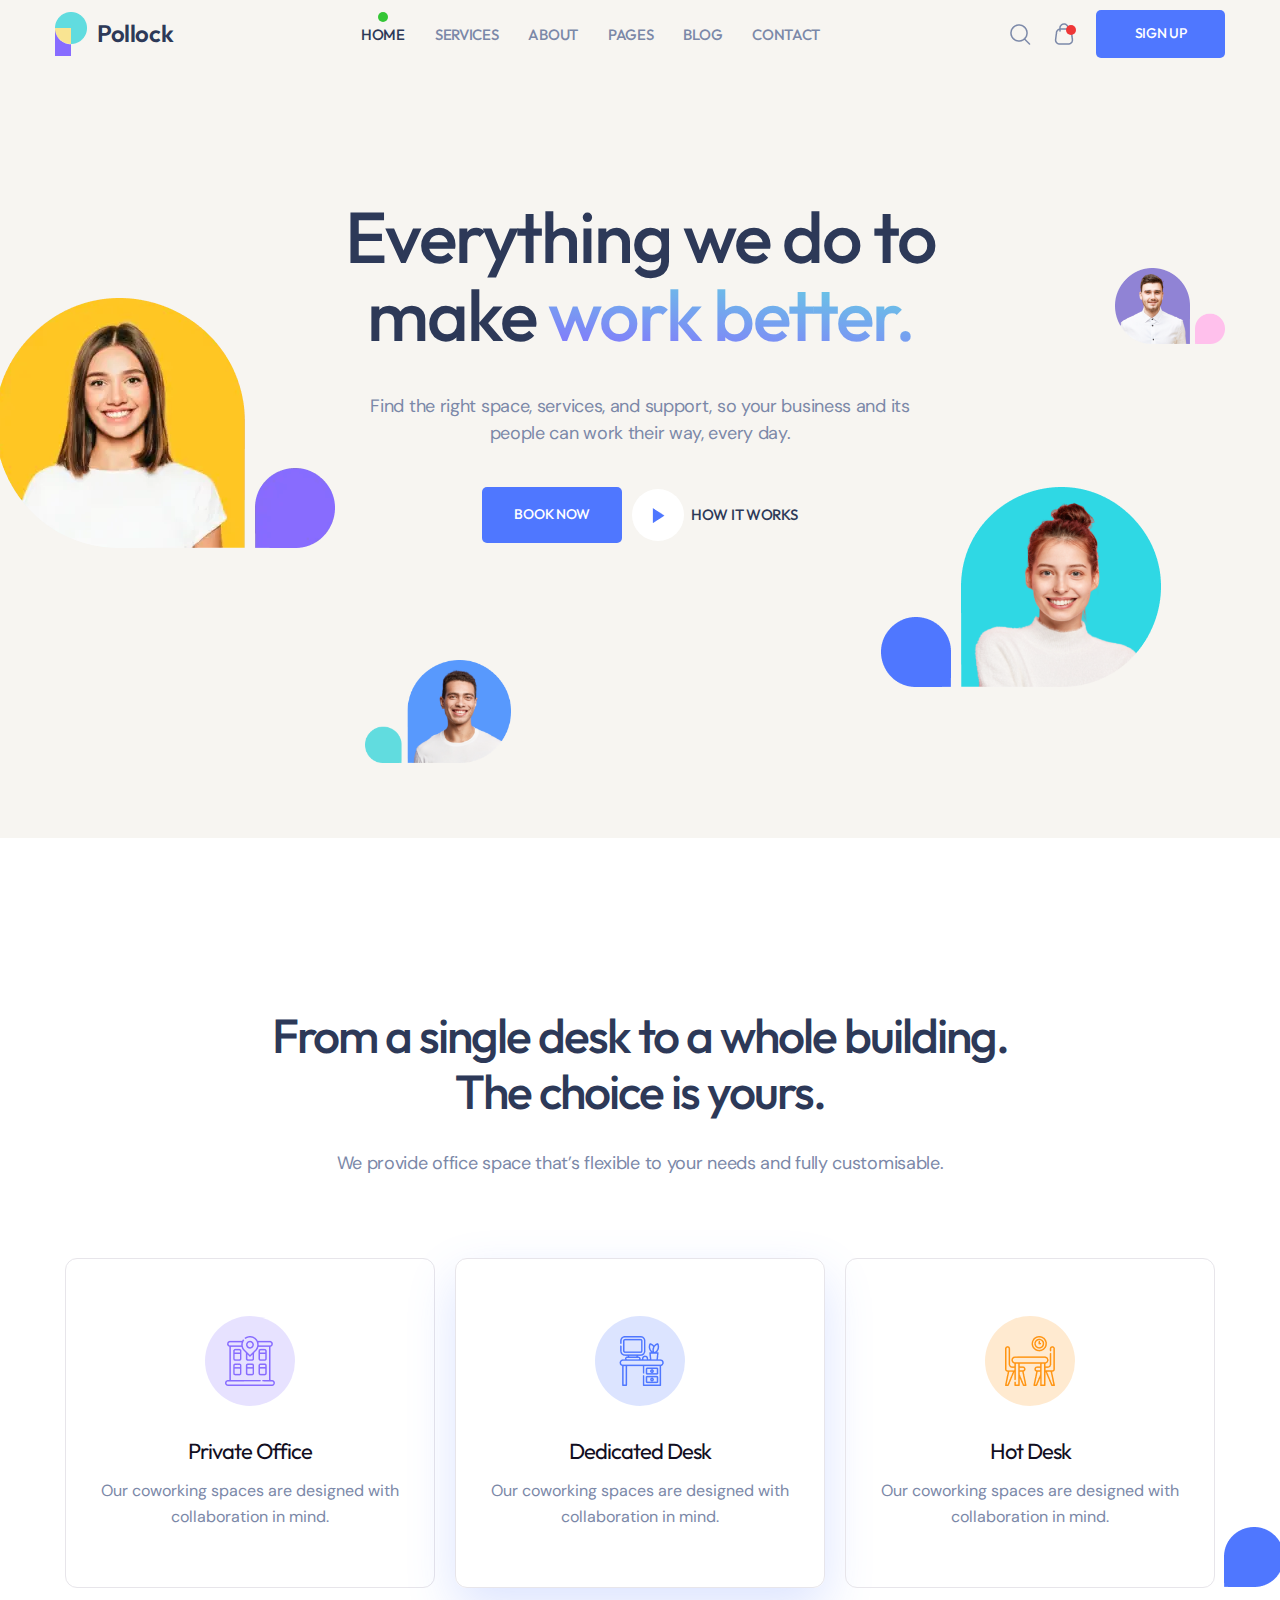
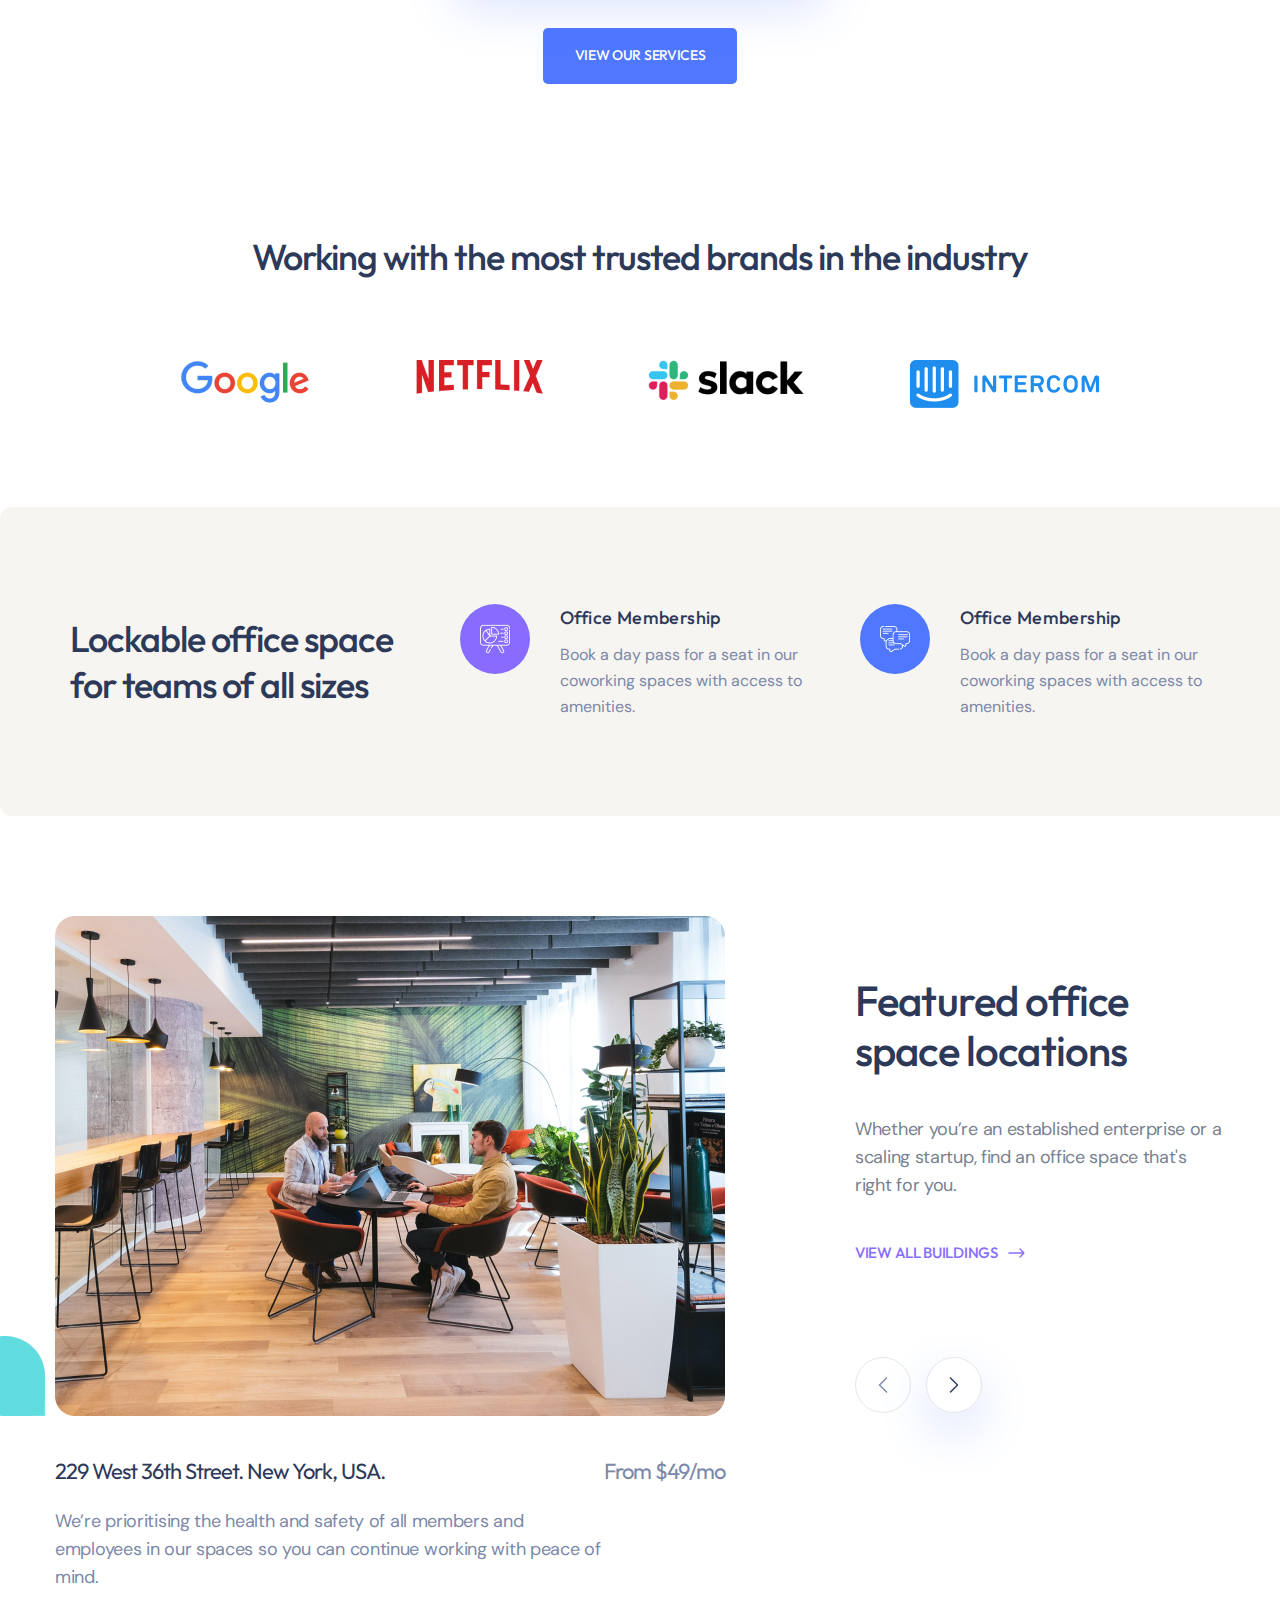
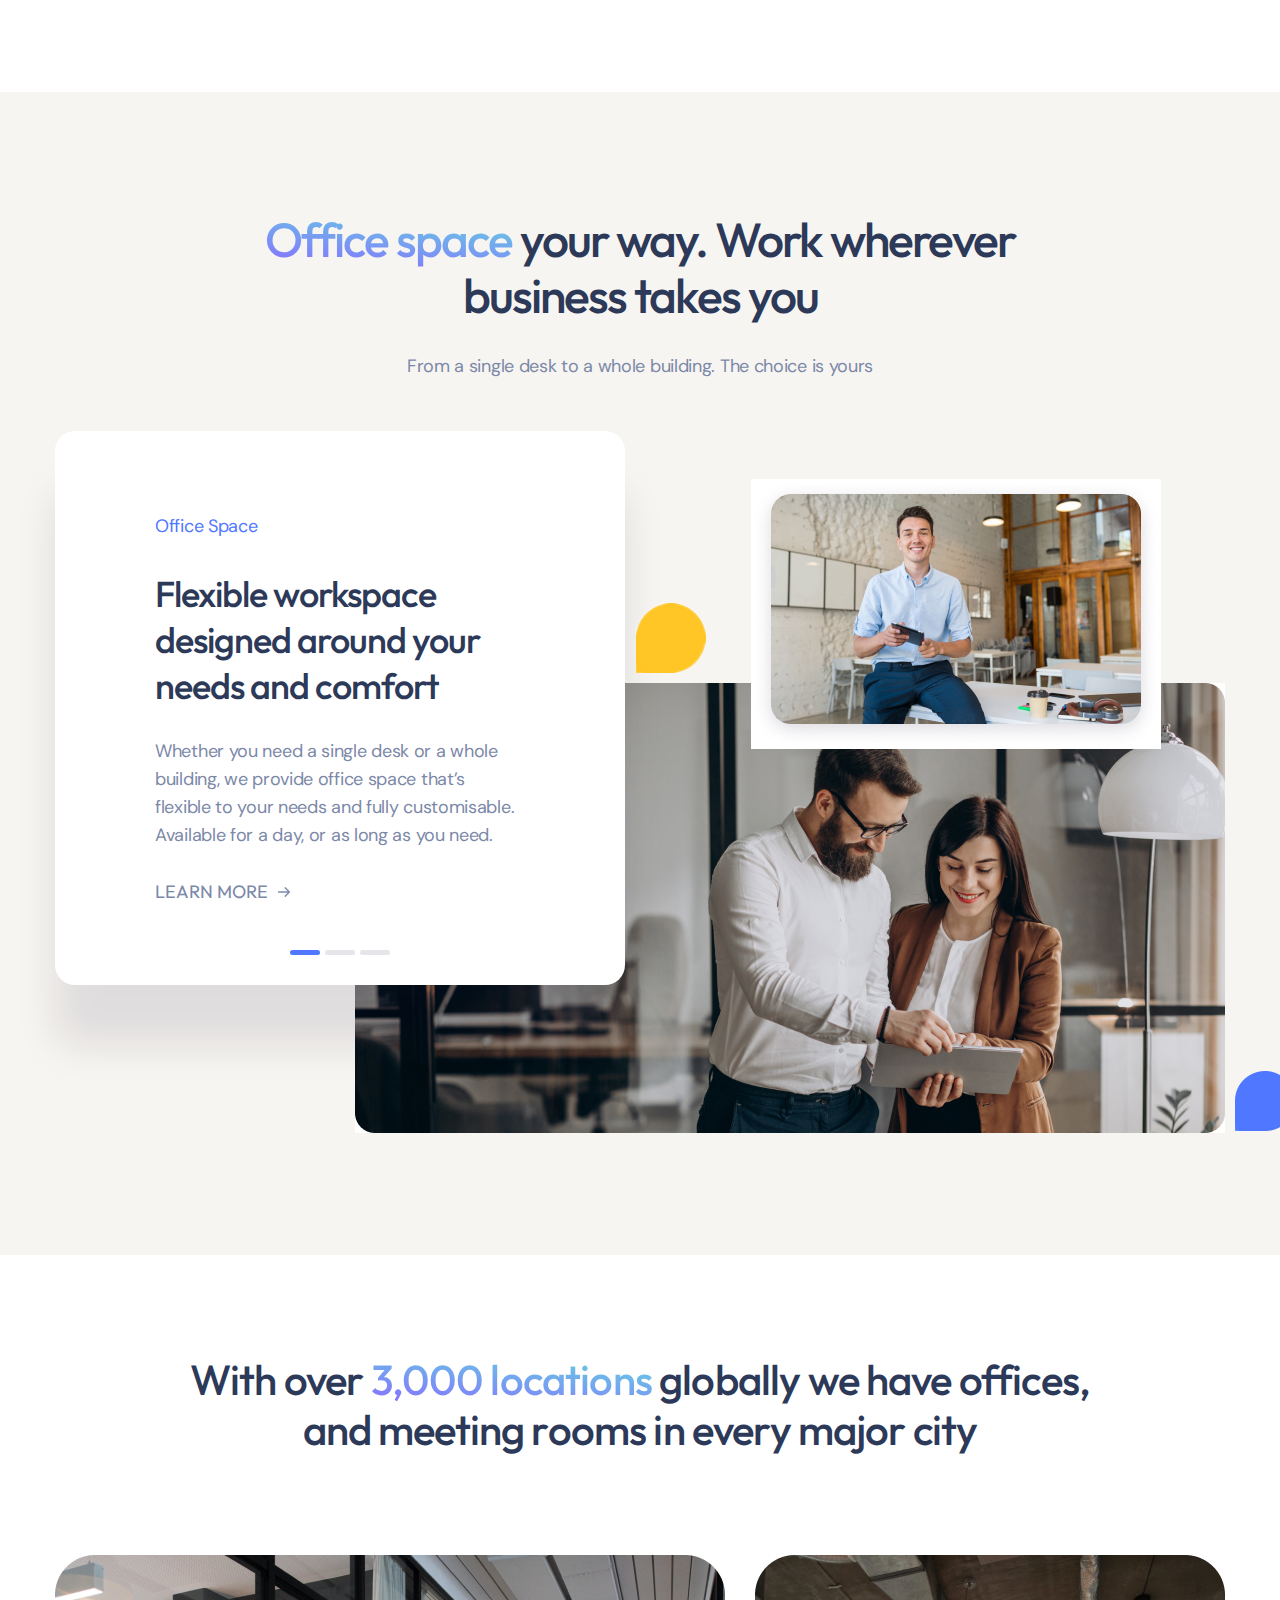
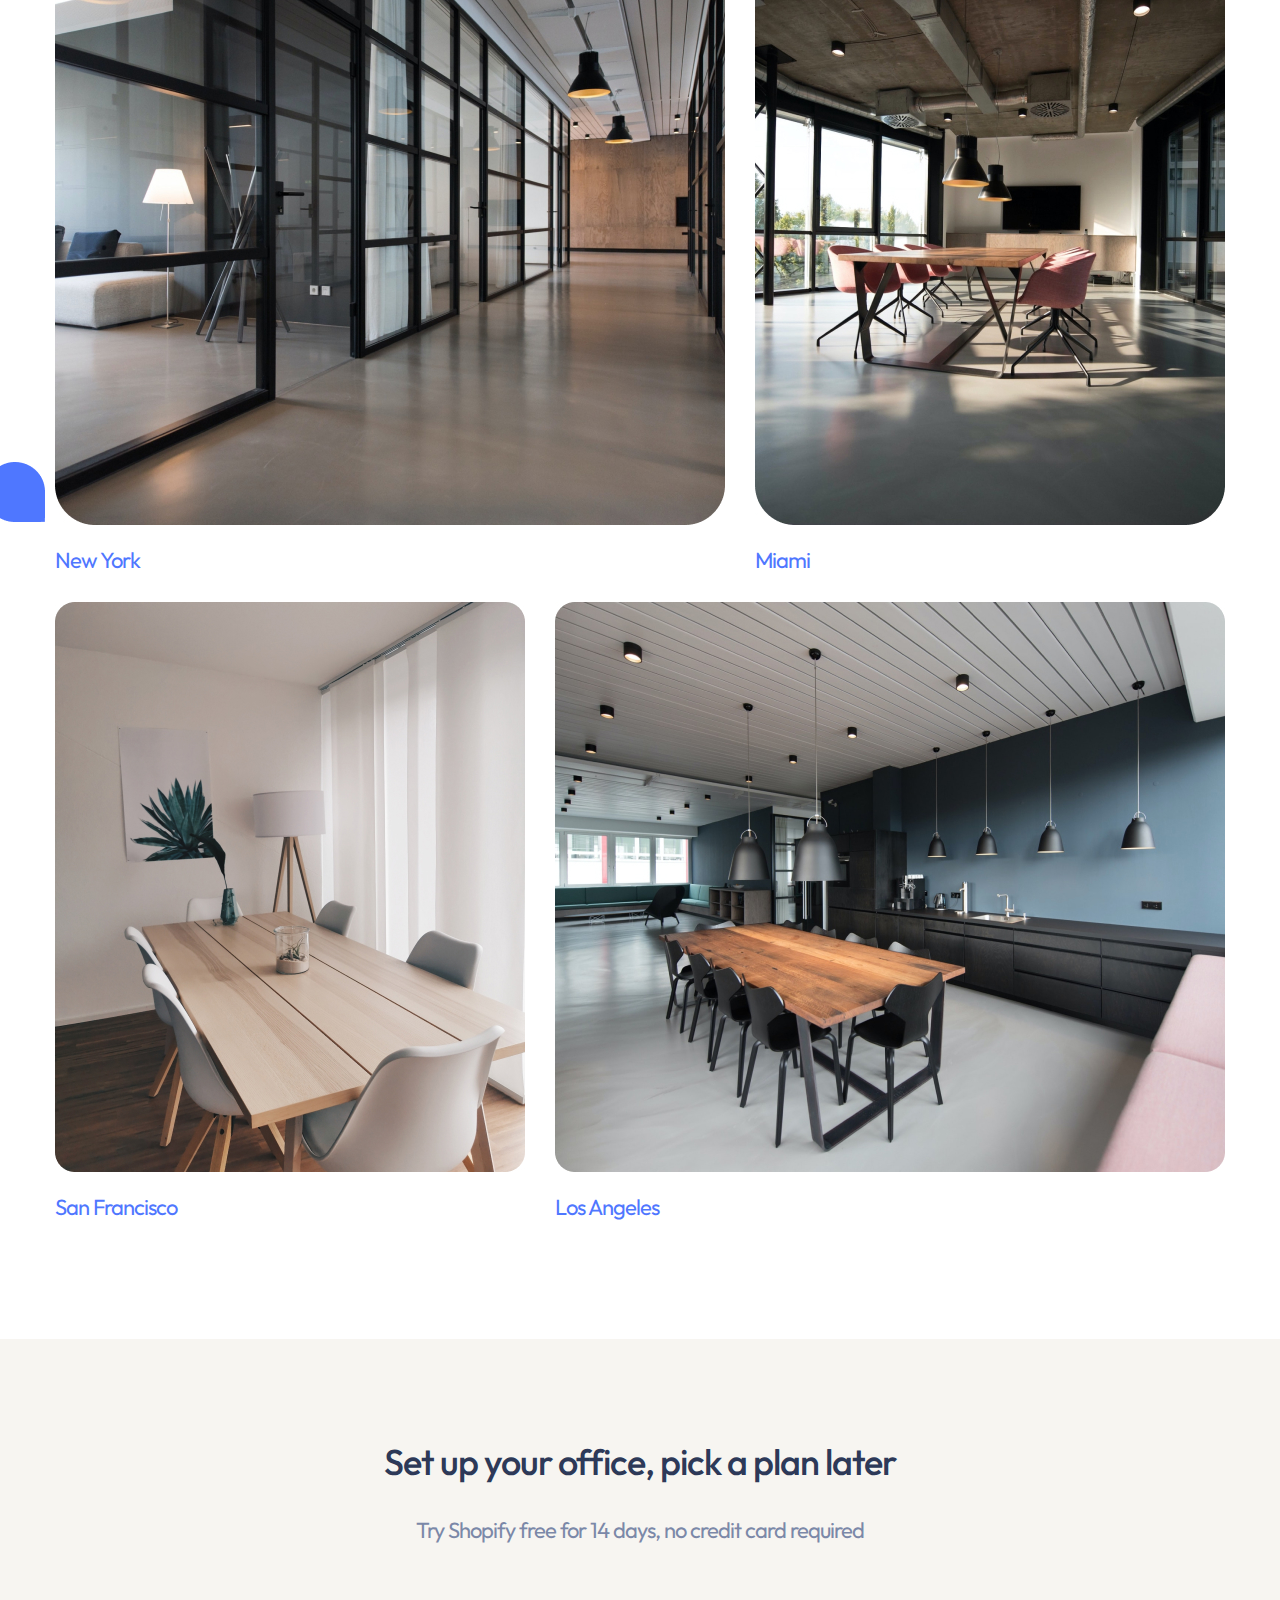
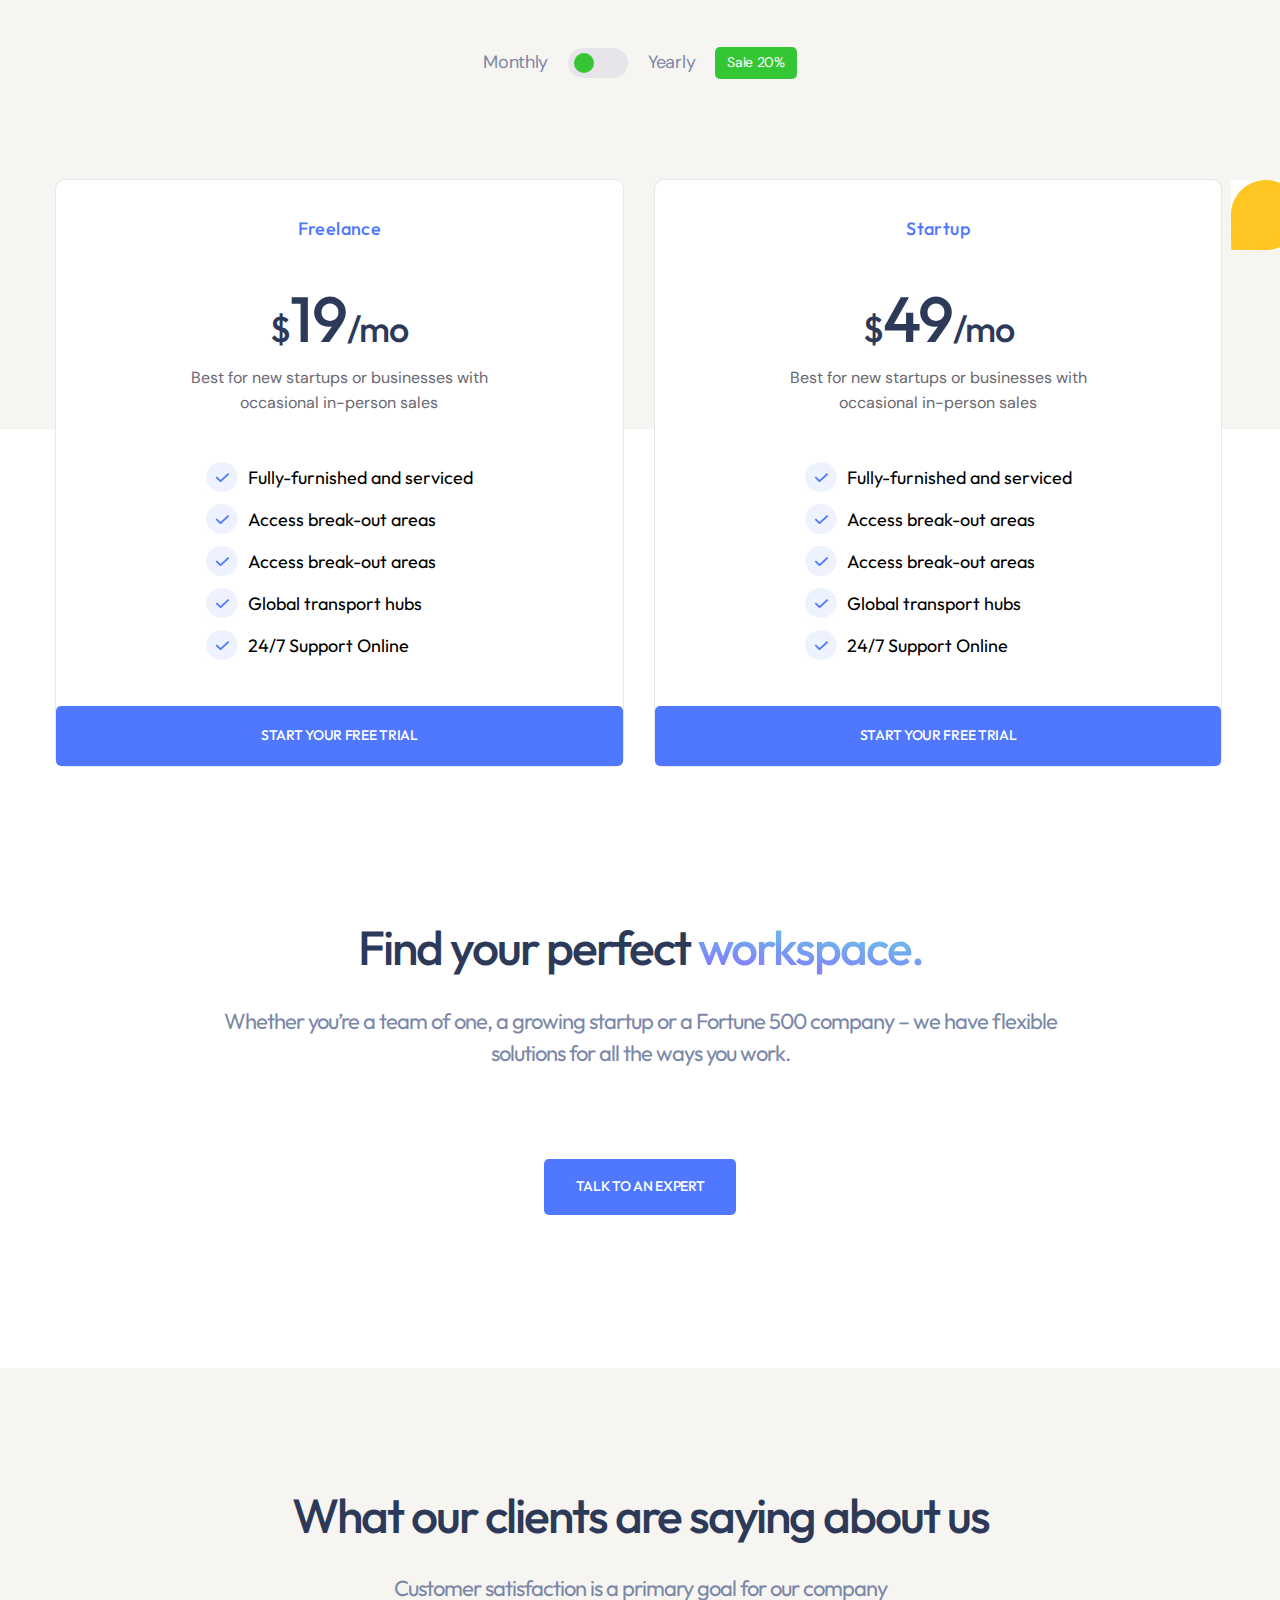
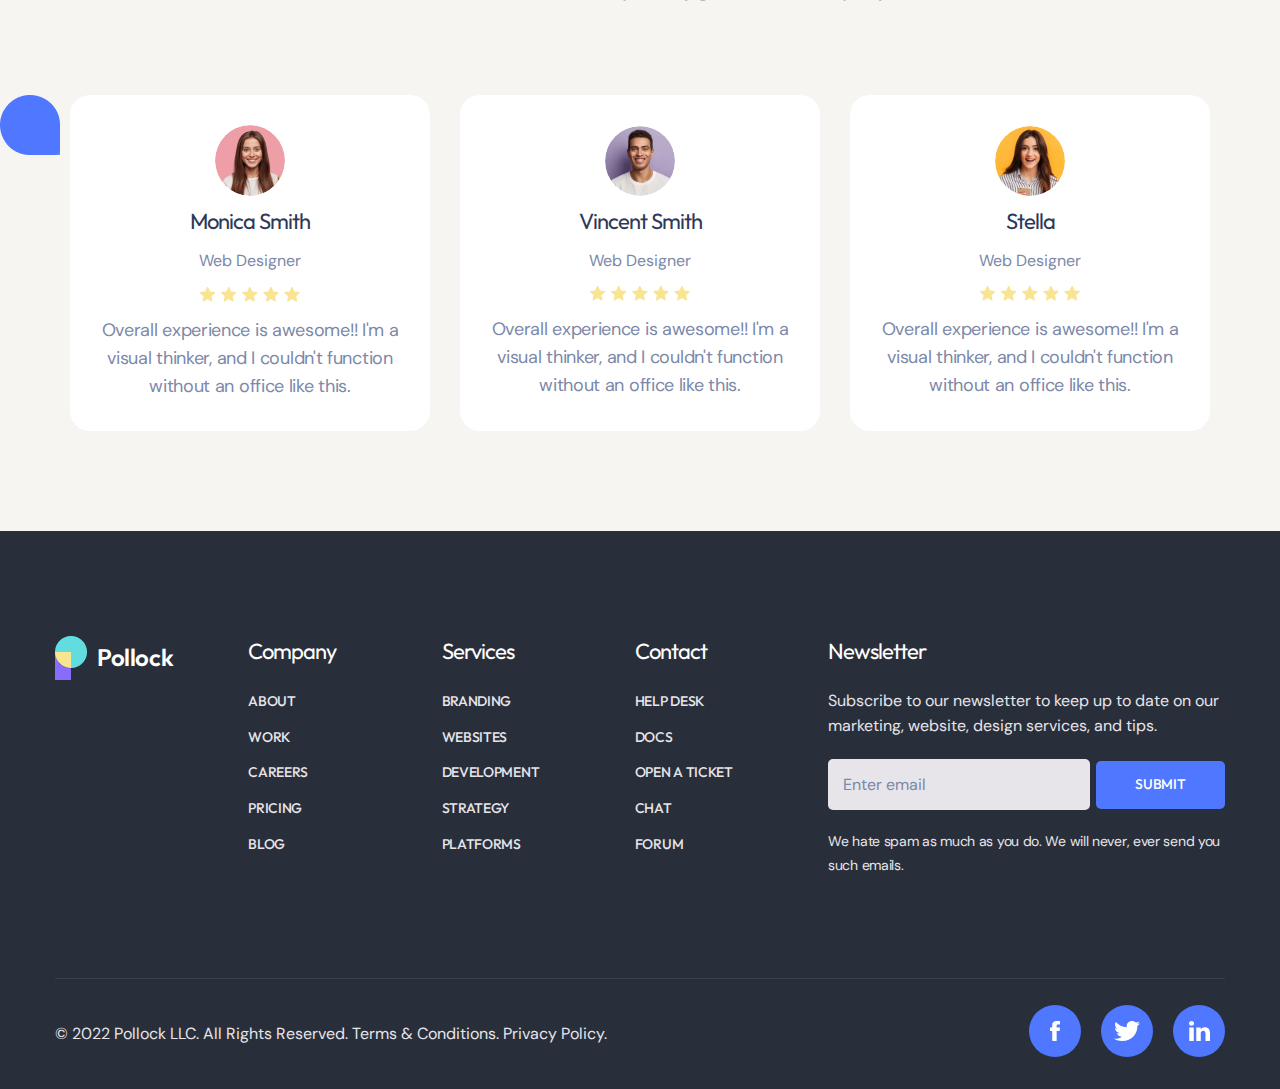
<file: public/index.html>
<!DOCTYPE html>
<html lang="en">
<head>
    <meta charset="UTF-8">
    <meta name="viewport" content="width=device-width, initial-scale=1.0">
    <link href="https://fonts.googleapis.com/css2?family=DM+Sans:opsz@9..40&family=Outfit:wght@500&display=swap" rel="stylesheet">
    <link rel="stylesheet" href="../src/component/index.css">
    <title>Home Coworking</title>
</head>
<body>
    <!-- header -->
    <header>
        <section class="header__container">
            <div class="header__logo">
                <img src="../src/image/logo/Frame.png" alt="">
                Pollock
            </div>
            <div class="header__nav">
                <nav class="header__nav-list">
                    <ul class="header__list">
                        <li class="header__item active">
                            <a href="index.html" class="header__link">Home</a>
                        </li>
                        <li class="header__item">
                            <a href="#" class="header__link">Services</a>
                        </li>
                        <li class="header__item">
                            <a href="#" class="header__link">About</a>
                        </li>
                        <li class="header__item">
                            <a href="page_shop.html" class="header__link">Pages</a>
                        </li>
                        <li class="header__item">
                            <a href="page_blog.html" class="header__link">Blog</a>
                        </li>
                        <li class="header__item">
                            <a href="#" class="header__link">Contact</a>
                        </li>
                    </ul>
                </nav>
            </div>
            <div class="header__button">
                <div class="header__search">
                    <button class="btn btn--search">
                        <img src="../src/image/icon/Search.png" alt="">
                    </button>
                </div>
                <div class="header__cart">
                    <button class="btn btn--cart">
                        <img src="../src/image/icon/Bag2.png" alt="">
                    </button>
                </div>
                <div class="header__signup">
                    <button class="button button--md">Sign Up</button>
                </div>
            </div>
        </section>
    </header>
    <!-- main -->
    <main class="main">
       <!-- Hero -->
        <section class="page-hero">
            <div class="page-hero__container container">
                <div class="page-hero__textbox">
                    <h1 class="page-hero__title">Everything we do to make <span>work better.</span></h1>
                    <div class="page-hero__paragraph">
                        <p>Find the right space, services, and support, so your business and its people can work their way, every day.</p>
                    </div>
                    <div class="page-hero__button">
                        <div class="page-hero__btn-book">
                            <button class="button button--lg">Book Now</button>
                        </div>
                        <div class="page-hero__btn-play">
                            <button class="button button--play">
                                <img src="../src/image/icon/fi_play.png" alt="">
                            </button>
                            How It Works
                        </div>
                    </div>
                </div>
                <div class="page-hero__image">
                    <div class="page-hero__absolute">
                        <div class="page-hero_item page-hero_item--1">
                            <img src="../src/image/normal/iamge1.webp" alt="">
                        </div>
                        <div class="page-hero_item page-hero_item--2">
                            <img src="../src/image/normal/image2.png" alt="">
                        </div>
                        <div class="page-hero_item page-hero_item--3">
                            <img src="../src/image/normal/image3.png" alt="">
                        </div>
                        <div class="page-hero_item page-hero_item--4">
                            <img src="../src/image/normal/image4.png" alt="">
                        </div>
                    </div>
                </div>
            </div>
        </section>
        <!-- Service -->
        <section class="page-service">
            <div class="page-service__container container">
                <div class="page-service__textbox">
                    <h2 class="page-service__title">From a single desk to a whole building. The choice is yours.</h2>
                    <div class="page-service__paragraph">
                        <p>
                            We provide office space that’s flexible to your needs and fully customisable.
                        </p>
                    </div>
                </div>
                <div class="page-service__content">
                    <div class="page-service__content-item">
                        <div class="page-service__item-img page-service__item-img--1" style="--color-purple: #886CFF;">
                            <img src="../src/image/icon/office.png" alt="">
                        </div>
                        <div class="page-service__item-textbox">
                            <h3 class="page-service__item-title">Private Office</h3>
                            <div class="page-service__item-paragraph">
                                <p>Our coworking spaces are designed with collaboration in mind.</p>
                            </div>
                        </div>
                    </div>
                    <div class="page-service__content-item">
                        <div class="page-service__item-img page-service__item-img--2" style="--color-blue: #4F77FF;">
                            <img src="../src/image/icon/desk.png" alt="">
                        </div>
                        <div class="page-service__item-textbox">
                            <h3 class="page-service__item-title">Dedicated Desk</h3>
                            <div class="page-service__item-paragraph">
                                <p>Our coworking spaces are designed with collaboration in mind.</p>
                            </div>
                        </div>
                    </div>
                    <div class="page-service__content-item">
                        <div class="page-service__item-img page-service__item-img--3" style="--color-yellow: #FF9513;">
                            <img src="../src/image/icon/hotdesk.png" alt="">
                        </div>
                        <div class="page-service__item-textbox">
                            <h3 class="page-service__item-title">Hot Desk</h3>
                            <div class="page-service__item-paragraph">
                                <p>Our coworking spaces are designed with collaboration in mind.</p>
                            </div>
                        </div>
                    </div>
                </div>
                <div class="page-service__button">
                    <button class="button button--lg">View Our Services</button>
                </div>
            </div>
        </section>        
        <!-- logo -->
        <section class="page-logo">
            <div class="page-logo__container container">
                <h3 class="page-logo__title">Working with the most trusted brands in the industry</h3>
                <div class="page-logo__content">
                    <div class="page-logo__item">
                        <img src="../src/image/logo/google.jpg" alt="">
                    </div>
                    <div class="page-logo__item">
                        <img src="../src/image/logo/netflix.jpg" alt="">
                    </div>
                    <div class="page-logo__item">
                        <img src="../src/image/logo/slack.jpg" alt="">
                    </div>
                    <div class="page-logo__item">
                        <img src="../src/image/logo/intercom.jpg" alt="">
                    </div>
                </div>
            </div>
        </section>
        <!-- item -->
        <section class="page-item">
            <div class="page-item__container container">
                <h2 class="page-item__title">Lockable office space for teams of all sizes</h2>
                <div class="page-item__content">
                    <div class="page-item__item">
                        <div class="page-item__logo page-item__logo--1">
                            <img src="../src/image/icon/membership.png" alt="">
                        </div>
                        <div class="page-item__text">
                            <h3 class="page-item__title page-item__title--md">Office Membership</h3>
                            <div class="page-item__paragraph">
                                <p>
                                    Book a day pass for a seat in our coworking spaces with access to amenities.
                                </p>
                            </div>
                        </div>
                    </div>
                    <div class="page-item__item">
                        <div class="page-item__logo page-item__logo--2">
                            <img src="../src/image/icon/meeting.png" alt="">
                        </div>
                        <div class="page-item__text">
                            <h3 class="page-item__title page-item__title--md">Office Membership</h3>
                            <div class="page-item__paragraph">
                                <p>
                                    Book a day pass for a seat in our coworking spaces with access to amenities.
                                </p>
                            </div>
                        </div>
                    </div>
                </div>
            </div>
        </section>
        <!-- Gallery -->
        <section class="page-gallery">
            <div class="page-gallery__container container">
                <div class="page-gallery__left">
                    <div class="page-gallery__img">
                        <img src="../src/image/normal/featured.jpg" alt="">
                    </div>
                    <div class="page-gallery__textbox">
                        <div class="page-gallery__title">
                            <h3>229 West 36th Street. New York, USA.</h3>
                            <p>From $49/mo</p>
                        </div>
                        <div class="page-gallery__paragraph">
                            <p>
                                We’re prioritising the health and safety of all members and employees in our spaces so you can continue working with peace of mind.
                            </p>
                        </div>
                    </div>
                </div>
                <div class="page-gallery__right">
                    <div class="page-gallery__text">
                        <h2 class="page-gallery__text-title">Featured office space locations</h2>
                        <div class="page-gallery__text-paragraph">
                            <p>
                                Whether you’re an established enterprise or a scaling startup, find an office space that's right for you.
                            </p>
                        </div>
                        <div class="page-gallery__link">
                            <a href="">View All Buildings</a>
                            <img src="../src/image/icon/Right.jpg" alt="">
                        </div>
                    </div>
                    <div class="page-gallery__button">
                        <button class="btn btn--click">
                            <img src="../src/image/icon/prev.jpg" alt="">
                        </button>
                        <button class="btn btn--click">
                            <img src="../src/image/icon/next.jpg" alt="">
                        </button>
                    </div>
                </div>
            </div>
        </section>
        <!-- About -->
        <section class="page-about">
            <div class="page-about__container container">
                <div class="page-about__textbox">
                    <h2 class="page-about__title-top">
                        <span>Office space </span>your way. Work wherever business takes you
                    </h2>
                    <div class="page-about__paragraph-title">
                        <p>From a single desk to a whole building. The choice is yours</p>
                    </div>
                </div>
                <div class="page-about__content">
                    <div class="page-about__content-item">
                        <div class="page-about__item-textbox">
                            <div class="page-about__slide">
                                <div class="page-about__text active">
                                    <div class="page-about__top">
                                        <p>Office Space</p>
                                    </div>                       
                                    <h3 class="page-about__title">Flexible workspace designed around your needs and comfort</h3>
                                    <div class="page-about__paragraph">
                                        <p>
                                            Whether you need a single desk or a whole building, we provide office space that’s flexible to your needs and fully customisable. Available for a day, or as long as you need.
                                        </p>
                                    </div>
                                    <div class="page-about__link">
                                        <a href="" class="page-about__link-view">Learn more</a>
                                        <img src="../src/image/icon/Icon.jpg" alt="">
                                    </div>
                                </div>
                                <div class="page-about__text">
                                    <div class="page-about__top">
                                        <p>Dedicated Desk</p>
                                    </div>                       
                                    <h3 class="page-about__title">Flexible workspace designed around your needs and comfort</h3>
                                    <div class="page-about__paragraph">
                                        <p>
                                            Whether you need a single desk or a whole building, we provide office space that’s flexible to your needs and fully customisable. Available for a day, or as long as you need.
                                        </p>
                                    </div>
                                    <div class="page-about__link">
                                        <a href="" class="page-about__link-view">Learn more</a>
                                        <img src="../src/image/icon/Icon.jpg" alt="">
                                    </div>
                                </div>
                                <div class="page-about__text">
                                    <div class="page-about__top">
                                        <p>Hot Desk</p>
                                    </div>                       
                                    <h3 class="page-about__title">Flexible workspace designed around your needs and comfort</h3>
                                    <div class="page-about__paragraph">
                                        <p>
                                            Whether you need a single desk or a whole building, we provide office space that’s flexible to your needs and fully customisable. Available for a day, or as long as you need.
                                        </p>
                                    </div>
                                    <div class="page-about__link">
                                        <a href="" class="page-about__link-view">Learn more</a>
                                        <img src="../src/image/icon/Icon.jpg" alt="">
                                    </div>
                                </div>
                            </div>
                            <div class="page-about__dot-container">
                                <div class="page-about__dot active"></div>
                                <div class="page-about__dot"></div>
                                <div class="page-about__dot"></div>
                            </div>
                        </div>
                        <div class="page-about__image">
                            <div class="page-about__image-item page-about__image--1">
                                <img src="../src/image/normal/man.jpg" alt="">
                                <div class="page-about__image-icon page-about__image-item--yellow">
                                    <img src="../src/image/icon/yellow.png" alt="">
                                </div>
                            </div>
                            <div class="page-about__image-item page-about__image--2">
                                <img src="../src/image/normal/people.jpg" alt="">
                                <div class="page-about__image-icon page-about__image-item--blue">
                                    <img src="../src/image/icon/BG.png" alt="">
                                </div>
                            </div>
                        </div>
                    </div>
                </div>
            </div>
        </section>
        <!-- portfolio -->
        <section class="page-portfolio">
            <div class="page-portfolio__container container">
                <div class="page-portfolio__textbox">
                    <h2 class="page-portfolio__title">
                        With over <span>3,000 locations</span> globally we have offices,  and meeting rooms in every major city
                    </h2>
                </div>
                <div class="page-portfilio__image">
                    <div class="page-portfilio__item">
                        <img src="../src/image/normal/newyork.jpg" alt="">
                        <div class="page-portfilio__name">
                            <p>New York</p>
                        </div>
                    </div>
                    <div class="page-portfilio__item">
                        <img src="../src/image/normal/miami.jpg" alt="">
                        <div class="page-portfilio__name">
                            <p>Miami</p>
                        </div>
                    </div>
                    <div class="page-portfilio__item">
                        <img src="../src/image/normal/sanfrancisco.jpg" alt="">
                        <div class="page-portfilio__name">
                            <p>San Francisco</p>
                        </div>
                    </div>
                    <div class="page-portfilio__item">
                        <img src="../src/image/normal/losangeles.jpg" alt="">
                        <div class="page-portfilio__name">
                            <p>Los Angeles</p>
                        </div>
                    </div>
                </div>
            </div>
        </section>
        <!-- pricing -->
        <section class="page-pricing">
            <div class="page-pricing__container container">
                <div class="page-pricing__textbox">
                    <h2 class="page-pricing__title">Set up your office, pick a plan later</h2>
                    <div class="page-pricing__paragraph">
                        <p>
                            Try Shopify free for 14 days, no credit card required
                        </p>
                    </div>
                </div>
                <div class="page-pricing__button">
                    <div class="page-pricing__button-item">
                        <p>Monthly</p>
                        <div class="page-pricing__toggle">
                            <input type="checkbox" class="page-pricing__click" id="page-pricing__click">
                            <label for="page-pricing__click" class="page-pricing__label"></label>
                        </div>
                    </div>
                    <div class="page-pricing__button-item">
                        <p>Yearly</p>
                        <button class="page-pricing__button-sale">Sale 20%</button>
                    </div>
                </div>
                <div class="page-pricing__trial">
                    <div class="page-pricing__item">
                        <div class="page-pricing__name">
                            <p>Freelance</p>
                        </div>
                        <div class="page-pricing__content">
                            <h2 class="page-pricing__title">$<span>19</span>/mo</h2>
                            <div class="page-pricing__description">
                                <p>
                                    Best for new startups or businesses
                                    with occasional in-person sales
                                </p>
                            </div>
                        </div>
                        <div class="page-pricing__list">
                            <ul class="page-pricing__nav">
                                <li class="page-pricing__list-item">
                                    <img src="../src/image/icon/check.jpg" alt="">
                                    Fully-furnished and serviced
                                </li>
                                <li class="page-pricing__list-item">
                                    <img src="../src/image/icon/check.jpg" alt="">
                                    Access  break-out areas
                                </li>
                                <li class="page-pricing__list-item">
                                    <img src="../src/image/icon/check.jpg" alt="">
                                    Access  break-out areas
                                </li>
                                <li class="page-pricing__list-item">
                                    <img src="../src/image/icon/check.jpg" alt="">
                                    Global transport hubs
                                </li>
                                <li class="page-pricing__list-item">
                                    <img src="../src/image/icon/check.jpg" alt="">
                                    24/7 Support Online
                                </li>
                            </ul>
                        </div>
                        <div class="page-pricing__button-bottom">
                            <button class="button button--big">Start your free trial</button>
                        </div>
                    </div>
                    <div class="page-pricing__item">
                        <div class="page-pricing__name">
                            <p>Startup</p>
                        </div>
                        <div class="page-pricing__content">
                            <h2 class="page-pricing__title">$<span>49</span>/mo</h2>
                            <div class="page-pricing__description">
                                <p>
                                    Best for new startups or businesses
                                    with occasional in-person sales
                                </p>
                            </div>
                        </div>
                        <div class="page-pricing__list">
                            <ul class="page-pricing__nav">
                                <li class="page-pricing__list-item">
                                    <img src="../src/image/icon/check.jpg" alt="">
                                    Fully-furnished and serviced
                                </li>
                                <li class="page-pricing__list-item">
                                    <img src="../src/image/icon/check.jpg" alt="">
                                    Access  break-out areas
                                </li>
                                <li class="page-pricing__list-item">
                                    <img src="../src/image/icon/check.jpg" alt="">
                                    Access  break-out areas
                                </li>
                                <li class="page-pricing__list-item">
                                    <img src="../src/image/icon/check.jpg" alt="">
                                    Global transport hubs
                                </li>
                                <li class="page-pricing__list-item">
                                    <img src="../src/image/icon/check.jpg" alt="">
                                    24/7 Support Online
                                </li>
                            </ul>
                        </div>
                        <div class="page-pricing__button-bottom">
                            <button class="button button--big">Start your free trial</button>
                        </div>
                    </div>
                </div>
            </div>
        </section>
        <!-- cta -->
        <section class="page-cta">
            <div class="page-cta__container container">
              <div class="page-cta__content">
                <div class="page-cta__textbox">
                    <h2 class="page-cta__title">Find your perfect <span>workspace.</span></h2>
                    <div class="page-cta__paragraph">
                        <p>
                            Whether you’re a team of one, a growing startup or a Fortune 500 company –
                            we have flexible solutions for all the ways you work.
                        </p>
                    </div>
                </div>
                <div class="page-cta__button">
                    <button class="button button--lg">Talk to an expert</button>
                </div>
              </div>
            </div>
        </section>
        <!-- review -->
        <section class="page-review">
            <div class="page-review__container container">
                <div class="page-review__content">
                    <div class="page-review__textbox">
                        <h2 class="page-review__title">What our clients are saying about us</h2>
                        <p class="page-review__paragraph">
                            Customer satisfaction is a primary goal for our company
                        </p>
                    </div>
                    <div class="page-review__list">
                        <div class="page-review__list-item">
                            <div class="page-review__item-img">
                                <img src="../src/image/normal/monica.jpg" alt="">
                            </div>
                            <h3 class="page-review__item-title">Monica Smith</h3>
                            <div class="page-review__item-paragraph">
                                <p>Web Designer</p>
                            </div>
                            <div class="page-review__icon-star">
                                <img src="../src/image/icon/Stars.jpg" alt="">
                            </div>
                            <div class="page-review__item-textbox">
                                <p>Overall experience is awesome!! I'm a visual thinker, and I couldn't function without an office like this.</p>
                            </div>
                        </div>
                        <div class="page-review__list-item">
                            <div class="page-review__item-img">     
                                <img src="../src/image/normal/vincent.jpg" alt="">
                            </div>
                            <h3 class="page-review__item-title">Vincent Smith</h3>
                            <div class="page-review__item-paragraph">
                                <p>Web Designer</p>
                            </div>
                            <div class="page-review__icon-star">
                                <img src="../src/image/icon/Stars.jpg" alt="">
                            </div>
                            <div class="page-review__item-textbox">
                                <p>Overall experience is awesome!! I'm a visual thinker, and I couldn't function without an office like this.</p>
                            </div>
                        </div>
                        <div class="page-review__list-item">
                            <div class="page-review__item-img">
                                <img src="../src/image/normal/stella.jpg" alt="">
                            </div>
                            <h3 class="page-review__item-title">Stella</h3>
                            <div class="page-review__item-paragraph">
                                <p>Web Designer</p>
                            </div>
                            <div class="page-review__icon-star">
                                <img src="../src/image/icon/Stars.jpg" alt="">
                            </div>
                            <div class="page-review__item-textbox">
                                <p>Overall experience is awesome!! I'm a visual thinker, and I couldn't function without an office like this.</p>
                            </div>
                        </div>
                    </div>
                </div>
            </div>
        </section>
    </main>
    <!-- footer -->
    <footer>
        <div class="footer__container container">
            <div class="footer__row">
                <div class="footer__col">
                    <div class="footer__content">
                        <div class="footer__col-item">
                            <div class="footer__logo">
                                <img src="../src/image/logo/Frame.png" alt="">
                                Pollock
                            </div>
                        </div>
                        <div class="footer__col-item">
                            <h3 class="footer__title">Company</h3>
                            <div class="footer__nav-link">
                                <ul class="footer__list-link">
                                    <li class="footer__link-item">
                                        <a href="" class="footer__link">About</a>
                                    </li>
                                    <li class="footer__link-item">
                                        <a href="" class="footer__link">Work</a>
                                    </li>
                                    <li class="footer__link-item">
                                        <a href="" class="footer__link">Careers</a>
                                    </li>
                                    <li class="footer__link-item">
                                        <a href="" class="footer__link">Pricing</a>
                                    </li>
                                    <li class="footer__link-item">
                                        <a href="" class="footer__link">Blog</a>
                                    </li>
                                </ul>
                            </div>
                        </div>
                        <div class="footer__col-item">
                            <h3 class="footer__title">Services</h3>
                            <div class="footer__nav-link">
                                <ul class="footer__list-link">
                                    <li class="footer__link-item">
                                        <a href="" class="footer__link">Branding</a>
                                    </li>
                                    <li class="footer__link-item">
                                        <a href="" class="footer__link">Websites</a>
                                    </li>
                                    <li class="footer__link-item">
                                        <a href="" class="footer__link">Development</a>
                                    </li>
                                    <li class="footer__link-item">
                                        <a href="" class="footer__link">Strategy</a>
                                    </li>
                                    <li class="footer__link-item">
                                        <a href="" class="footer__link">Platforms</a>
                                    </li>
                                </ul>
                            </div>
                        </div>
                        <div class="footer__col-item">
                            <h3 class="footer__title">Contact</h3>
                            <div class="footer__nav-link">
                                <ul class="footer__list-link">
                                    <li class="footer__link-item">
                                        <a href="" class="footer__link">Help Desk</a>
                                    </li>
                                    <li class="footer__link-item">
                                        <a href="" class="footer__link">Docs</a>
                                    </li>
                                    <li class="footer__link-item">
                                        <a href="" class="footer__link">Open a Ticket</a>
                                    </li>
                                    <li class="footer__link-item">
                                        <a href="" class="footer__link">Chat</a>
                                    </li>
                                    <li class="footer__link-item">
                                        <a href="" class="footer__link">Forum</a>
                                    </li>
                                </ul>
                            </div>
                        </div>
                        <div class="footer__col-item">
                            <h3 class="footer__title">Newsletter</h3>
                            <div class="footer__paragraph footer__paragraph--md">
                                <p>
                                    Subscribe to our newsletter to keep up to date on our marketing, website, design services, and tips.
                                </p>
                            </div>
                            <div class="footer__input-button">
                                <input placeholder="Enter email" type="text" class="footer__text-input" name="footer__text-input">
                                <button class="button button--md">Submit</button>
                            </div>
                            <div class="footer__paragraph footer__paragraph--sm">
                                <p>
                                    We hate spam as much as you do. We will never, ever send you such emails. 
                                </p>
                            </div>
                        </div>
                    </div>
                    <div class="footer__bottom">
                        <div class="footer__policy">
                            <p>
                                © 2022 Pollock LLC. All Rights Reserved. Terms & Conditions. Privacy Policy.
                            </p>
                        </div>
                        <div class="footer__social-media">
                            <div class="footer__social-item">
                                <svg xmlns="http://www.w3.org/2000/svg" width="196" height="52" viewBox="0 0 196 52" fill="none">
                                    <circle cx="26" cy="26" r="26" fill="#4F77FF"/>
                                    <path d="M27.6497 35.893V26.0503H30.6079L31 22.5862H27.6497L27.6547 20.8522C27.6547 19.9487 27.7462 19.4648 29.1297 19.4648H30.9793V16H28.0204C24.4663 16 23.2155 17.6804 23.2155 20.5068V22.5864H21V26.0509H23.2155V35.7535C24.0786 35.9148 24.9709 36 25.8846 36C26.4748 36 27.0644 35.9643 27.6497 35.893Z" fill="white"/>
                                    <circle cx="98" cy="26" r="26" fill="#4F77FF"/>
                                    <path d="M111 18.3677C110.033 18.7692 109.003 19.0354 107.929 19.1646C109.034 18.54 109.877 17.5585 110.274 16.3754C109.243 16.9569 108.106 17.3677 106.894 17.5969C105.915 16.6108 104.521 16 103 16C100.049 16 97.6734 18.2677 97.6734 21.0477C97.6734 21.4477 97.7091 21.8323 97.7969 22.1985C93.3655 21.9938 89.4444 19.9831 86.8102 16.92C86.3504 17.6754 86.0806 18.54 86.0806 19.4708C86.0806 21.2185 87.0312 22.7677 88.4483 23.6646C87.5919 23.6492 86.7517 23.4138 86.04 23.0431C86.04 23.0585 86.04 23.0785 86.04 23.0985C86.04 25.5508 87.8876 27.5877 90.3105 28.0569C89.8766 28.1692 89.4037 28.2231 88.913 28.2231C88.5717 28.2231 88.2272 28.2046 87.9039 28.1369C88.5945 30.1354 90.5543 31.6046 92.8845 31.6523C91.071 32.9954 88.7684 33.8046 86.2756 33.8046C85.8385 33.8046 85.4192 33.7862 85 33.7354C87.3611 35.1769 90.1594 36 93.177 36C102.986 36 108.348 28.3077 108.348 21.64C108.348 21.4169 108.34 21.2015 108.329 20.9877C109.386 20.2769 110.275 19.3892 111 18.3677Z" fill="white"/>
                                    <circle cx="170" cy="26" r="26" fill="#4F77FF"/>
                                    <path d="M160 18.3232C160 17.6498 160.236 17.0943 160.709 16.6566C161.182 16.2188 161.797 16 162.554 16C163.297 16 163.899 16.2155 164.358 16.6465C164.831 17.0909 165.068 17.67 165.068 18.3838C165.068 19.0303 164.838 19.569 164.378 20C163.905 20.4444 163.284 20.6667 162.514 20.6667H162.493C161.75 20.6667 161.149 20.4444 160.689 20C160.23 19.5556 160 18.9966 160 18.3232ZM160.264 36V22.5051H164.764V36H160.264ZM167.257 36H171.757V28.4646C171.757 27.9933 171.811 27.6296 171.919 27.3737C172.108 26.9158 172.395 26.5286 172.78 26.2121C173.166 25.8956 173.649 25.7374 174.23 25.7374C175.743 25.7374 176.5 26.7542 176.5 28.7879V36H181V28.2626C181 26.2694 180.527 24.7576 179.581 23.7273C178.635 22.697 177.385 22.1818 175.831 22.1818C174.088 22.1818 172.73 22.9293 171.757 24.4242V24.4646H171.736L171.757 24.4242V22.5051H167.257C167.284 22.936 167.297 24.2761 167.297 26.5253C167.297 28.7744 167.284 31.9326 167.257 36Z" fill="white"/>
                                  </svg>
                            </div>
                        </div>
                    </div>
                </div>
            </div>
        </div>
    </footer>
    <script src="../src/asset/index.js"></script>
</body>
</html>
</file>
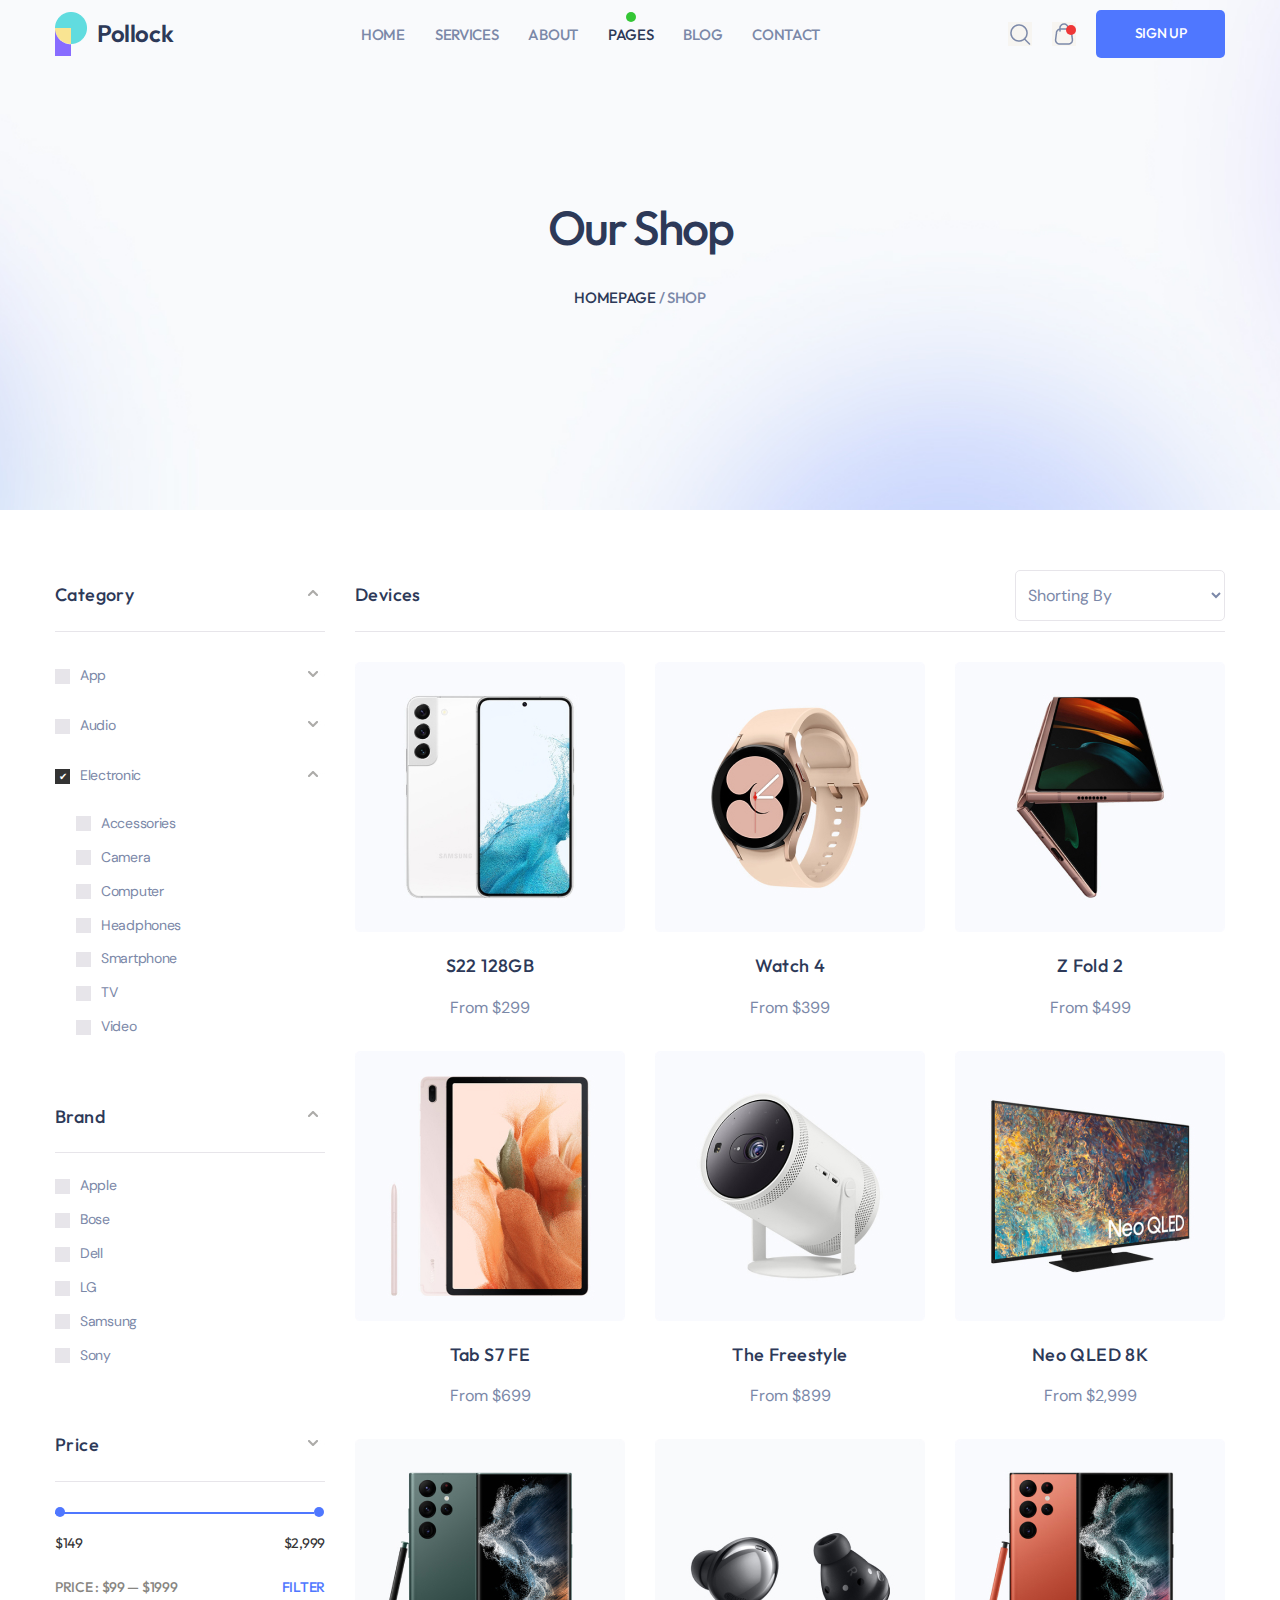
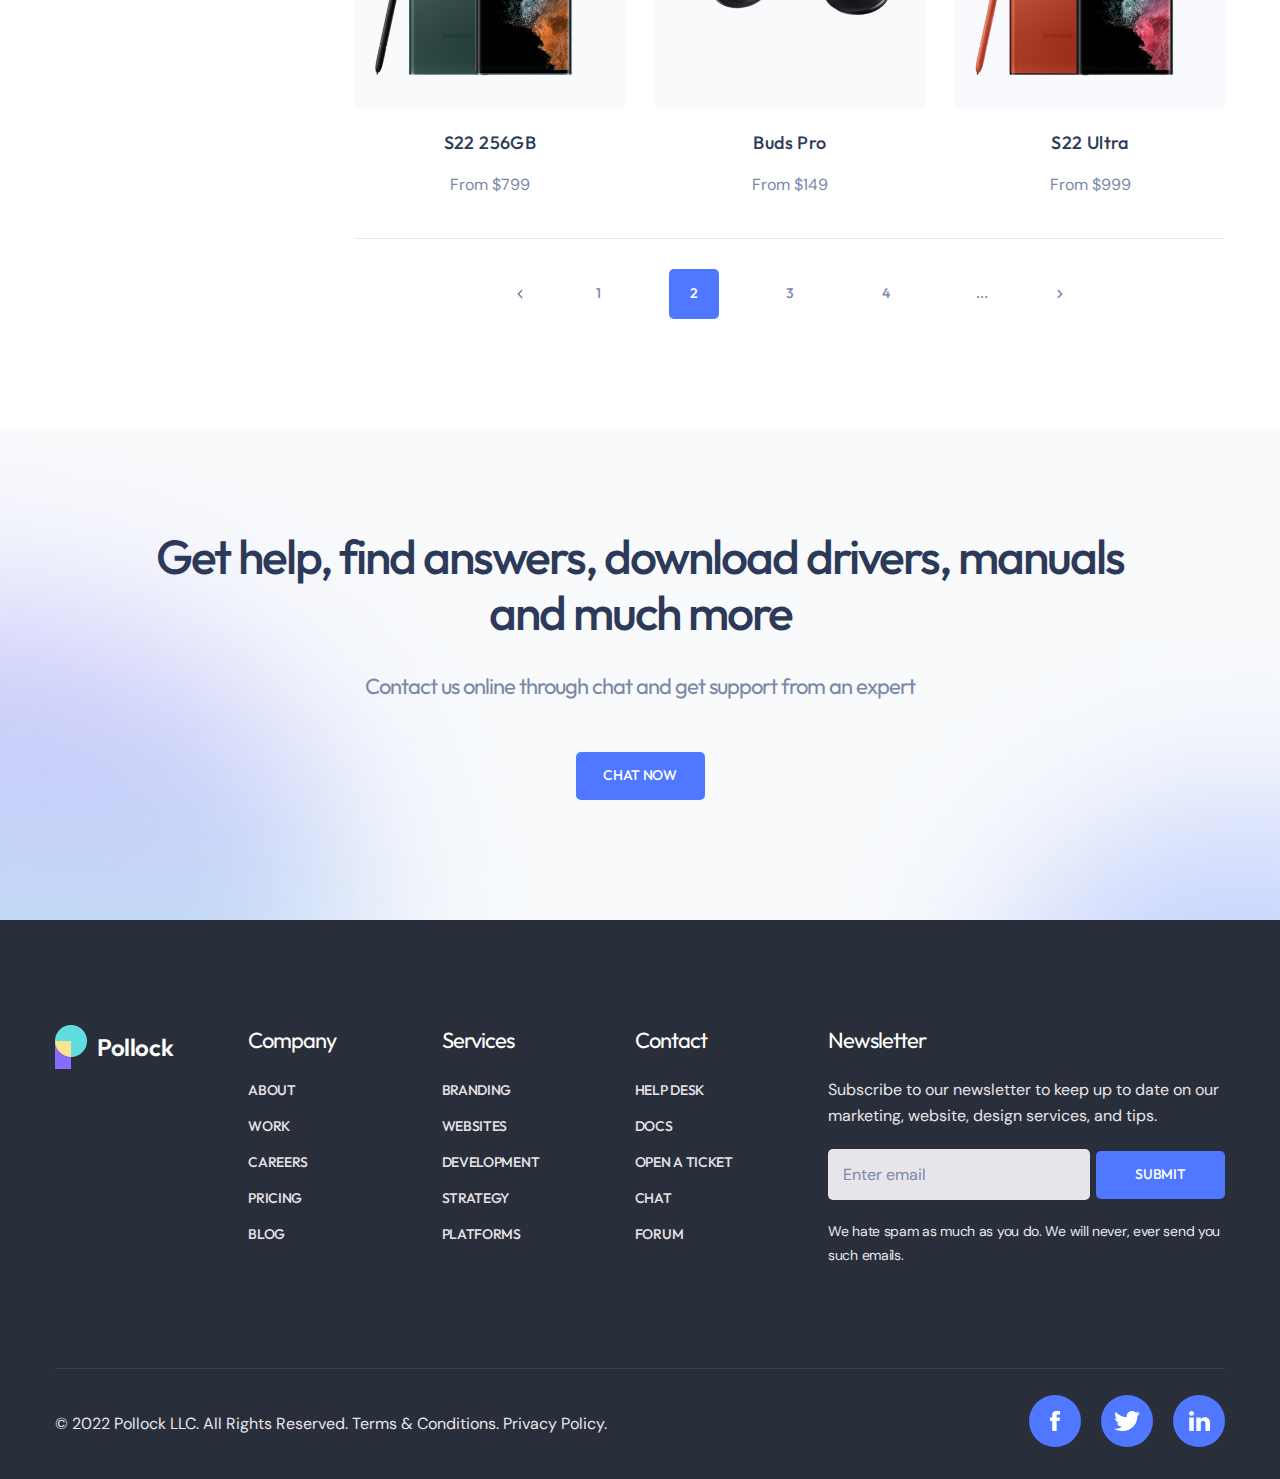
<file: public/page_shop.html>
<!DOCTYPE html>
<html lang="en">
<head>
    <meta charset="UTF-8">
    <meta name="viewport" content="width=device-width, initial-scale=1.0">
    <link href="https://fonts.googleapis.com/css2?family=DM+Sans:opsz@9..40&family=Outfit:wght@500&display=swap" rel="stylesheet">
    <link rel="stylesheet" href="../src/component/index.css">
    <!-- <link rel="stylesheet" href="../src/component/pageshop.css"> -->
    <title>Page Shop</title>
</head>
<body>
    <!-- header -->
    <header class="header">
        <section class="header__container">
            <div class="header__logo">
                <img src="../src/image/logo/Frame.png" alt="">
                Pollock
            </div>
            <div class="header__nav">
                <nav class="header__nav-list">
                    <ul class="header__list">
                        <li class="header__item">
                            <a href="index.html" class="header__link">Home</a>
                        </li>
                        <li class="header__item">
                            <a href="#" class="header__link">Services</a>
                        </li>
                        <li class="header__item">
                            <a href="#" class="header__link">About</a>
                        </li>
                        <li class="header__item active">
                            <a href="page_shop.html" class="header__link">Pages</a>
                        </li>
                        <li class="header__item">
                            <a href="page_blog.html" class="header__link">Blog</a>
                        </li>
                        <li class="header__item">
                            <a href="#" class="header__link">Contact</a>
                        </li>
                    </ul>
                </nav>
            </div>
            <div class="header__button">
                <div class="header__search">
                    <button class="btn btn--search">
                        <img src="../src/image/icon/Search.png" alt="">
                    </button>
                </div>
                <div class="header__cart">
                    <button class="btn btn--cart">
                        <img src="../src/image/icon/Bag2.png" alt="">
                    </button>
                </div>
                <div class="header__signup">
                    <button class="button button--md">Sign Up</button>
                </div>
            </div>
        </section>
    </header>
    <!-- main -->
    <main>
       <!-- title -->
       <section class="hero">
            <div class="hero__container container">
                <div class="hero__textbox">
                    <h1 class="hero__title">Our Shop</h1>
                    <div class="hero__paragraph">
                        <p>
                            Homepage <span>/ Shop</span>
                        </p>
                    </div>
                </div>
            </div>
       </section>
       <!-- taskbar - product -->
       <section class="product">
            <div class="product__container container">
                <div class="product__sidebar">
                    <div class="product__dflex product__dlfex--line">
                        <h3 class="product__title">Category</h3>
                        <div class="product__icon-drop">
                            <img src="../src/image/icon/up.jpg" alt="">
                        </div>
                    </div>
                    <div class="product__category-list">
                        <!-- App -->
                        <div class="product__app">
                            <div class="product__dflex product__dflex--app">
                                <div class="product__checkbox-group">
                                    <input type="checkbox" id="app" name="app" value="App">
                                    <label for="app" class="product__title-list">App</label>
                                </div>
                                <div class="product__icon-drop">
                                    <img src="../src/image/icon/Angle.jpg" alt="">
                                </div>
                            </div>
                        </div>
                        <!-- Audio -->
                        <div class="product__audio">
                            <div class="product__dflex product__dflex--audio">
                                <div class="product__checkbox-group">
                                    <input type="checkbox" id="audio" name="audio" value="Audio">
                                    <label for="audio" class="product__title-list">Audio</label>
                                </div>
                                <div class="product__icon-drop">
                                    <img src="../src/image/icon/Angle.jpg" alt="">
                                </div>
                            </div>
                        </div>
                        <!-- Electronic -->
                        <div class="product__electronic">
                            <div class="product__dflex product__dflex--electronic">
                                <div class="product__checkbox-group">
                                    <input type="checkbox" id="electronic" name="electronic" value="Electronic" checked="true">
                                    <label for="electronic" class="product__title-list">Electronic</label>
                                </div>
                                <div class="product__icon-drop">
                                    <img class="product__img-click" src="../src/image/icon/up.jpg" alt="" data-taget="el">
                                </div>
                            </div>
                            <!-- checkbox -->
                            <div class="product__item-content product__item-content--el">
                                <div class="product__checkbox-group">
                                    <input type="checkbox" id="accessories" name="accessories" value="Accessories">
                                    <label for="accessories">Accessories</label>
                                </div>
                                <div class="product__checkbox-group">
                                    <input type="checkbox" id="camera" name="camera" value="Camera">
                                    <label for="camera">Camera</label>
                                </div>
                                <div class="product__checkbox-group">
                                    <input type="checkbox" id="computer" name="computer" value="Computer">
                                    <label for="computer">Computer</label>
                                </div>
                                <div class="product__checkbox-group">
                                    <input type="checkbox" id="headphone" name="headphone" value="Headphone">
                                    <label for="headphone">Headphones</label>
                                </div>
                                <div class="product__checkbox-group">
                                    <input type="checkbox" id="smartphone" name="smartphone" value="Smartphone">
                                    <label for="smartphone">Smartphone</label>
                                </div>
                                <div class="product__checkbox-group">
                                    <input type="checkbox" id="tv" name="tv" value="TV">
                                    <label for="tv">TV</label>
                                </div>
                                <div class="product__checkbox-group">
                                    <input type="checkbox" id="video" name="video" value="Video">
                                    <label for="video">Video</label>
                                </div>
                            </div> 
                        </div>
                        <!-- Brand -->
                        <div class="product__brand">
                            <div class="product__dflex product__dlfex--line">
                                <h3 class="product__title">Brand</h3>
                                <div class="product__icon-drop">
                                    <img class="product__img-click" src="../src/image/icon/up.jpg" alt="" data-taget="brand">
                                </div>
                            </div>
                            <!-- checkbox -->
                            <div class="product__item-content product__item-content--brand">
                                <div class="product__checkbox-group">
                                    <input type="checkbox" id="apple" name="apple" value="Apple">
                                    <label for="apple">Apple</label>
                                </div>
                                <div class="product__checkbox-group">
                                    <input type="checkbox" id="bose" name="bose" value="Bose">
                                    <label for="bose">Bose</label>
                                </div>
                                <div class="product__checkbox-group">
                                    <input type="checkbox" id="dell" name="dell" value="Dell">
                                    <label for="dell">Dell</label>
                                </div>
                                <div class="product__checkbox-group">
                                    <input type="checkbox" id="lg" name="lg" value="LG">
                                    <label for="lg">LG</label>
                                </div>
                                <div class="product__checkbox-group">
                                    <input type="checkbox" id="samsung" name="samsung" value="Samsung">
                                    <label for="samsung">Samsung</label>
                                </div>
                                <div class="product__checkbox-group">
                                    <input type="checkbox" id="sony" name="sony" value="Sony">
                                    <label for="sony">Sony</label>
                                </div>
                            </div>                            
                        </div>
                        <!-- Price -->
                        <div class="product__price-category">
                            <div class="product__dflex product__dlfex--line">
                                <h3 class="product__title">Price</h3>
                                <div class="product__icon-drop">
                                    <img src="../src/image/icon/Angle.jpg" alt="">
                                </div>
                            </div>
                            <div class="product__price-content">
                                <div class="product__input-range">
                                    <div class="product__range-line">
                                        <div class="product__line" style="left: 0%; right: 0%;"></div>
                                        <span class="product__thumb" style="left: 0%;"></span>
                                        <span class="product__thumb" style="left: 100%;"></span>
                                    </div>
                                    <div class="product__input-item">
                                        <input type="range" name="rangeMin" id="rangeMin" min="99" max="1990">
                                        <input type="range" name="rangeMax" id="rangeMax" min="99" max="1990">
                                    </div>
                                </div>
                                <div class="product__display-price">
                                    <div class="product__min-max">
                                        <span>$149</span>
                                        <span>$2,999</span>
                                    </div>
                                </div>
                                <div class="product__text-bottom">
                                    <h3 class="product__text product__text-left">
                                        Price : <span>$99 — $1999</span>
                                    </h3>
                                    <h3 class="product__text product__text-right">Filter</h3>
                                </div>
                            </div>
                        </div>
                    </div>
                </div>
                <div class="product__list">
                    <!-- taskbar -->
                    <div class="product__taskbar product__dlfex--line">
                        <h3 class="product__title">Devices</h3>
                        <!-- shorting by -->
                        <div class="product__sorting" size="1">
                            <select id="product__list-sort">
                                <option value="Readonly" disabled selected hidden>Shorting By</option>
                                <option value="Mới nhất">Mới nhất</option>
                                <option value="Cũ nhất">Cũ nhất</option>
                                <option value="Sắp xếp A - Z">Sắp xếp A - Z</option>
                                <option value="Sắp xếp giảm dần">Sắp xếp giảm dần</option>
                                <option value="Sắp xếp tăng dần">Sắp xếp tăng dần</option>
                            </select>
                        </div>
                    </div>
                    <!-- show product -->
                    <div class="content-cart">
                        <div class="content-cart__item">
                            <div class="content-cart__item-image">
                                <img src="../src/image/product/s22.jpg" alt="">
                            </div>
                            <h3 class="content-cart__item-name">S22 128GB</h3>
                            <div class="content-cart__item-price">
                                <p>From $299</p>
                            </div>
                        </div>
                        <div class="content-cart__item">
                            <div class="content-cart__item-image">
                                <img src="../src/image/product/watch4.jpg" alt="">
                            </div>
                            <h3 class="content-cart__item-name">Watch 4</h3>
                            <div class="content-cart__item-price">
                                <p>From $399</p>
                            </div>
                        </div>
                        <div class="content-cart__item">
                            <div class="content-cart__item-image">
                                <img src="../src/image/product/zfold2.jpg" alt="">
                            </div>
                            <h3 class="content-cart__item-name">Z Fold 2</h3>
                            <div class="content-cart__item-price">
                                <p>From $499</p>
                            </div>
                        </div>
                        <div class="content-cart__item">
                            <div class="content-cart__item-image">
                                <img src="../src/image/product/tabs7.jpg" alt="">
                            </div>
                            <h3 class="content-cart__item-name">Tab S7 FE</h3>
                            <div class="content-cart__item-price">
                                <p>From $699</p>
                            </div>
                        </div>
                        <div class="content-cart__item">
                            <div class="content-cart__item-image">
                                <img src="../src/image/product/freestyle.jpg" alt="">
                            </div>
                            <h3 class="content-cart__item-name">The Freestyle</h3>
                            <div class="content-cart__item-price">
                                <p>From $899</p>
                            </div>
                        </div>
                        <div class="content-cart__item">
                            <div class="content-cart__item-image">
                                <img src="../src/image/product/neo.jpg" alt="">
                            </div>
                            <h3 class="content-cart__item-name">Neo QLED 8K</h3>
                            <div class="content-cart__item-price">
                                <p>From $2,999</p>
                            </div>
                        </div>
                        <div class="content-cart__item">
                            <div class="content-cart__item-image">
                                <img src="../src/image/product/256gb.jpg" alt="">
                            </div>
                            <h3 class="content-cart__item-name">S22 256GB</h3>
                            <div class="content-cart__item-price">
                                <p>From $799</p>
                            </div>
                        </div>
                        <div class="content-cart__item">
                            <div class="content-cart__item-image">
                                <img src="../src/image/product/budspro.jpg" alt="">
                            </div>
                            <h3 class="content-cart__item-name">Buds Pro</h3>
                            <div class="content-cart__item-price">
                                <p>From $149</p>
                            </div>
                        </div>
                        <div class="content-cart__item">
                            <div class="content-cart__item-image">
                                <img src="../src/image/product/s22utra.jpg" alt="">
                            </div>
                            <h3 class="content-cart__item-name">S22 Ultra</h3>
                            <div class="content-cart__item-price">
                                <p>From $999</p>
                            </div>
                        </div>
                    </div>
                    <!-- pageList -->
                    <div class="pagination">
                        <div class="pagination__control pagination__control--prev">
                            <img src="../src/image/icon/fi_chevron-left.jpg" alt="">
                        </div>
                        <div class="pagination__page">
                            <div class="pagination__page-item">
                                <p>1</p>
                            </div>
                            <div class="pagination__page-item active">
                                <p>2</p>
                            </div>
                            <div class="pagination__page-item">
                                <p>3</p>
                            </div>
                            <div class="pagination__page-item">
                                <p>4</p>
                            </div>
                            <div class="pagination__page-item">
                                <p>...</p>
                            </div>
                        </div>
                        <div class="pagination__control pagination__control--next">
                            <img src="../src/image/icon/fi_chevron-right.jpg" alt="">
                        </div>
                    </div>
                </div>
            </div>
       </section>
       <!-- CTA -->
       <section class="cta">
            <div class="cta__container container">
                <div class="cta__textbox">
                    <h2 class="cta__title">Get help, find answers, download drivers, manuals and much more</h2>
                    <div class="cta__paragraph">
                        <p>
                            Contact us online through chat and get support from an expert
                        </p>
                    </div>
                    <div class="cta__button">
                        <button class="button button--md">Chat Now</button>
                    </div>
                </div>
            </div>
       </section>
    </main>
    <!-- footer -->
    <footer>
        <div class="footer__container container">
            <div class="footer__row">
                <div class="footer__col">
                    <div class="footer__content">
                        <div class="footer__col-item">
                            <div class="footer__logo">
                                <img src="../src/image/logo/Frame.png" alt="">
                                Pollock
                            </div>
                        </div>
                        <div class="footer__col-item">
                            <h3 class="footer__title">Company</h3>
                            <div class="footer__nav-link">
                                <ul class="footer__list-link">
                                    <li class="footer__link-item">
                                        <a href="" class="footer__link">About</a>
                                    </li>
                                    <li class="footer__link-item">
                                        <a href="" class="footer__link">Work</a>
                                    </li>
                                    <li class="footer__link-item">
                                        <a href="" class="footer__link">Careers</a>
                                    </li>
                                    <li class="footer__link-item">
                                        <a href="" class="footer__link">Pricing</a>
                                    </li>
                                    <li class="footer__link-item">
                                        <a href="" class="footer__link">Blog</a>
                                    </li>
                                </ul>
                            </div>
                        </div>
                        <div class="footer__col-item">
                            <h3 class="footer__title">Services</h3>
                            <div class="footer__nav-link">
                                <ul class="footer__list-link">
                                    <li class="footer__link-item">
                                        <a href="" class="footer__link">Branding</a>
                                    </li>
                                    <li class="footer__link-item">
                                        <a href="" class="footer__link">Websites</a>
                                    </li>
                                    <li class="footer__link-item">
                                        <a href="" class="footer__link">Development</a>
                                    </li>
                                    <li class="footer__link-item">
                                        <a href="" class="footer__link">Strategy</a>
                                    </li>
                                    <li class="footer__link-item">
                                        <a href="" class="footer__link">Platforms</a>
                                    </li>
                                </ul>
                            </div>
                        </div>
                        <div class="footer__col-item">
                            <h3 class="footer__title">Contact</h3>
                            <div class="footer__nav-link">
                                <ul class="footer__list-link">
                                    <li class="footer__link-item">
                                        <a href="" class="footer__link">Help Desk</a>
                                    </li>
                                    <li class="footer__link-item">
                                        <a href="" class="footer__link">Docs</a>
                                    </li>
                                    <li class="footer__link-item">
                                        <a href="" class="footer__link">Open a Ticket</a>
                                    </li>
                                    <li class="footer__link-item">
                                        <a href="" class="footer__link">Chat</a>
                                    </li>
                                    <li class="footer__link-item">
                                        <a href="" class="footer__link">Forum</a>
                                    </li>
                                </ul>
                            </div>
                        </div>
                        <div class="footer__col-item">
                            <h3 class="footer__title">Newsletter</h3>
                            <div class="footer__paragraph footer__paragraph--md">
                                <p>
                                    Subscribe to our newsletter to keep up to date on our marketing, website, design services, and tips.
                                </p>
                            </div>
                            <div class="footer__input-button">
                                <input placeholder="Enter email" type="text" class="footer__text-input" name="footer__text-input">
                                <button class="button button--md">Submit</button>
                            </div>
                            <div class="footer__paragraph footer__paragraph--sm">
                                <p>
                                    We hate spam as much as you do. We will never, ever send you such emails. 
                                </p>
                            </div>
                        </div>
                    </div>
                    <div class="footer__bottom">
                        <div class="footer__policy">
                            <p>
                                © 2022 Pollock LLC. All Rights Reserved. Terms & Conditions. Privacy Policy.
                            </p>
                        </div>
                        <div class="footer__social-media">
                            <div class="footer__social-item">
                                <svg xmlns="http://www.w3.org/2000/svg" width="196" height="52" viewBox="0 0 196 52" fill="none">
                                    <circle cx="26" cy="26" r="26" fill="#4F77FF"/>
                                    <path d="M27.6497 35.893V26.0503H30.6079L31 22.5862H27.6497L27.6547 20.8522C27.6547 19.9487 27.7462 19.4648 29.1297 19.4648H30.9793V16H28.0204C24.4663 16 23.2155 17.6804 23.2155 20.5068V22.5864H21V26.0509H23.2155V35.7535C24.0786 35.9148 24.9709 36 25.8846 36C26.4748 36 27.0644 35.9643 27.6497 35.893Z" fill="white"/>
                                    <circle cx="98" cy="26" r="26" fill="#4F77FF"/>
                                    <path d="M111 18.3677C110.033 18.7692 109.003 19.0354 107.929 19.1646C109.034 18.54 109.877 17.5585 110.274 16.3754C109.243 16.9569 108.106 17.3677 106.894 17.5969C105.915 16.6108 104.521 16 103 16C100.049 16 97.6734 18.2677 97.6734 21.0477C97.6734 21.4477 97.7091 21.8323 97.7969 22.1985C93.3655 21.9938 89.4444 19.9831 86.8102 16.92C86.3504 17.6754 86.0806 18.54 86.0806 19.4708C86.0806 21.2185 87.0312 22.7677 88.4483 23.6646C87.5919 23.6492 86.7517 23.4138 86.04 23.0431C86.04 23.0585 86.04 23.0785 86.04 23.0985C86.04 25.5508 87.8876 27.5877 90.3105 28.0569C89.8766 28.1692 89.4037 28.2231 88.913 28.2231C88.5717 28.2231 88.2272 28.2046 87.9039 28.1369C88.5945 30.1354 90.5543 31.6046 92.8845 31.6523C91.071 32.9954 88.7684 33.8046 86.2756 33.8046C85.8385 33.8046 85.4192 33.7862 85 33.7354C87.3611 35.1769 90.1594 36 93.177 36C102.986 36 108.348 28.3077 108.348 21.64C108.348 21.4169 108.34 21.2015 108.329 20.9877C109.386 20.2769 110.275 19.3892 111 18.3677Z" fill="white"/>
                                    <circle cx="170" cy="26" r="26" fill="#4F77FF"/>
                                    <path d="M160 18.3232C160 17.6498 160.236 17.0943 160.709 16.6566C161.182 16.2188 161.797 16 162.554 16C163.297 16 163.899 16.2155 164.358 16.6465C164.831 17.0909 165.068 17.67 165.068 18.3838C165.068 19.0303 164.838 19.569 164.378 20C163.905 20.4444 163.284 20.6667 162.514 20.6667H162.493C161.75 20.6667 161.149 20.4444 160.689 20C160.23 19.5556 160 18.9966 160 18.3232ZM160.264 36V22.5051H164.764V36H160.264ZM167.257 36H171.757V28.4646C171.757 27.9933 171.811 27.6296 171.919 27.3737C172.108 26.9158 172.395 26.5286 172.78 26.2121C173.166 25.8956 173.649 25.7374 174.23 25.7374C175.743 25.7374 176.5 26.7542 176.5 28.7879V36H181V28.2626C181 26.2694 180.527 24.7576 179.581 23.7273C178.635 22.697 177.385 22.1818 175.831 22.1818C174.088 22.1818 172.73 22.9293 171.757 24.4242V24.4646H171.736L171.757 24.4242V22.5051H167.257C167.284 22.936 167.297 24.2761 167.297 26.5253C167.297 28.7744 167.284 31.9326 167.257 36Z" fill="white"/>
                                  </svg>
                            </div>
                        </div>
                    </div>
                </div>
            </div>
        </div>
    </footer>
    <script src="../src/asset/index.js"></script>
</body>
</html>
</file>
<file: src/component/index.css>
@charset "UTF-8";
/* pageshop */
.hero {
  width: 100%;
  position: relative;
  z-index: 2;
  background-image: url(../image/banner/featured-title-bg.webp);
  background-repeat: no-repeat;
  background-position: center;
  background-size: cover;
}

.hero__container {
  width: 1200px;
  margin: 0 auto;
}

.hero__textbox {
  display: flex;
  flex-direction: column;
  align-items: center;
  justify-content: center;
  gap: 30px;
  text-align: center;
  margin: 0 auto;
  padding: 200px 0;
}

.hero__title {
  color: #2D3958;
  text-align: center;
  font-family: var(--font-outfit);
  font-size: 48px;
  font-style: normal;
  font-weight: 500;
  line-height: 116.667%; /* 56px */
  letter-spacing: -2px;
}

.hero__paragraph {
  color: #2D3958;
  text-align: center;
  font-family: var(--font-outfit);
  font-size: 15px;
  font-style: normal;
  font-weight: 500;
  line-height: 160%; /* 24px */
  letter-spacing: -0.3px;
  text-transform: uppercase;
}

.hero__paragraph span {
  color: #7B88A8;
}

/* product */
.product__container {
  padding: 50px 0px;
  display: grid;
  grid-template-columns: repeat(2, 1fr);
  gap: 30px;
}

.product__sidebar {
  display: flex;
  flex-direction: column;
  gap: 30px;
}

/* category*/
.product__dflex {
  display: flex;
  justify-content: space-between;
  align-items: center;
  cursor: pointer;
}

.product__category-list {
  display: flex;
  flex-direction: column;
  gap: 21px;
}

.product__text-checkbox > label {
  display: flex;
  justify-content: center;
  align-items: center;
  text-align: center;
  gap: 10px;
}

.product__item-content {
  padding: 21px 0;
  display: flex;
  flex-direction: column;
  justify-content: center;
  align-items: flex-start;
  gap: 10px;
  transition: all 0.3s ease-in-out;
  cursor: pointer;
}

.product__item-content--el {
  padding: 21px 0px 21px 21px;
}

.product__icon-drop {
  cursor: pointer;
}

/* input checkbox */
.product__checkbox-group {
  display: flex;
  align-items: center;
  justify-content: center;
  text-align: center;
  gap: 10px;
  cursor: pointer;
}

.product__checkbox-group {
  display: flex;
  align-items: center;
  justify-content: center;
  text-align: center;
  gap: 10px;
}

/* Ẩn hộp checkbox mặc định */
.product__checkbox-group > input[type=checkbox] {
  -moz-appearance: none;
  -webkit-appearance: none;
  -o-appearance: none;
  outline: none;
  display: none;
  cursor: pointer;
}

.product__checkbox-group > input[type=checkbox] + label::before {
  content: "✔";
  font-size: 10px;
  display: inline-block;
  width: 15px;
  height: 15px;
  border: navajowhite;
  background-color: #E7E5EA;
  color: transparent;
  text-align: center;
  line-height: 15px;
}

.product__checkbox-group > input[type=checkbox]:checked + label::before {
  background-color: #333;
  color: white;
}

.product__checkbox-group > label {
  cursor: pointer;
  color: #7B88A8;
  display: flex;
  align-items: center;
  justify-content: center;
  gap: 10px;
  font-size: 14px;
  font-weight: 400;
  line-height: 171.429%;
  letter-spacing: -0.3px;
  font-style: normal;
  font-family: var(--font-dm-san);
}

.product__dlfex--line {
  border-bottom: 1px solid #E7E5EA;
  padding: 21px 0px;
}

/* input range */
.product__price-content {
  position: relative;
  padding: 30px 0;
}

.product__input-range {
  position: relative;
  cursor: pointer;
}

.product__range-line {
  position: absolute;
  top: 0;
  height: 2px;
  background: #ccc;
  width: 96%;
}

.product__line {
  height: 2px;
  background-color: #4F77FF;
}

.product__thumb {
  width: 10px;
  height: 10px;
  border-radius: 50%;
  background-color: #4F77FF;
  position: absolute;
  z-index: 2;
  top: -5px;
  text-align: left;
}

input[type=range] {
  -webkit-appearance: none;
  -moz-appearance: none;
       appearance: none;
  position: absolute;
  pointer-events: none;
  z-index: 3;
  height: 3px;
  top: 0;
  width: 100%;
  opacity: 0;
  margin: 0;
}

input[type=range]::-webkit-slider-thumb {
  -webkit-appearance: none;
  appearance: none;
  pointer-events: all;
  border-radius: 50%;
  cursor: pointer;
  width: 10px;
  height: 10px;
}

.product__min-max {
  color: #333;
  font-family: var(--font-outfit);
  font-size: 14px;
  font-style: normal;
  font-weight: 400;
  line-height: 171.429%;
  letter-spacing: -0.3px;
  padding: 20px 0;
  display: flex;
  justify-content: space-between;
}

.product__text-bottom {
  display: flex;
  align-items: center;
  justify-content: space-between;
}

.product__text {
  color: #888682;
  font-size: 14px;
  font-weight: 500;
  font-style: normal;
  line-height: 171.429%;
  letter-spacing: -0.3px;
  text-transform: uppercase;
  font-family: var(--font-outfit);
}

.product__text-right {
  color: #4F77FF;
}

.product__title {
  color: #2D3958;
  text-align: center;
  font-size: 18px;
  font-style: normal;
  font-weight: 500;
  line-height: 155.556%;
  letter-spacing: 0.4px;
  font-family: var(--font-outfit);
}

.product__title-list {
  color: #333;
  font-family: var(--font-dm-san);
  font-size: 14px;
  font-style: normal;
  font-weight: 400;
  line-height: 171.429%;
  letter-spacing: -0.3px;
}

/* taskbar */
.product__taskbar {
  display: flex;
  justify-content: space-between;
  align-items: center;
  padding: 10px 0px;
}

#product__list-sort {
  padding: 13px 8px;
  width: 210px;
  border: none;
  border-radius: 5px;
  border: 1px solid #E7E5EA;
  background: #FFF;
  color: #7B88A8;
  font-family: var(--font-dm-san);
  font-size: 16px;
  font-style: normal;
  font-weight: 400;
  line-height: 162.5%;
}

#product__list-sort:focus {
  outline: none;
}

#product__list-sort option {
  padding: 10px;
  line-height: 26px;
}

/* show product */
.product__list {
  display: flex;
  flex-direction: column;
  gap: 30px;
  padding-bottom: 60px;
  cursor: pointer;
}

.content-cart {
  display: grid;
  grid-template-columns: repeat(3, 1fr);
  gap: 30px;
  border-bottom: 1px solid #E7E5EA;
  padding-bottom: 40px;
}

.content-cart__item {
  display: flex;
  flex-direction: column;
  align-items: center;
  justify-content: center;
  gap: 15px;
}

.content-cart__item-title,
.content-cart__item-name {
  color: #2D3958;
  text-align: center;
  font-size: 18px;
  font-style: normal;
  font-weight: 500;
  line-height: 155.556%;
  letter-spacing: 0.4px;
}

.content-cart__item-price {
  color: #7B88A8;
  text-align: center;
  font-family: var(--font-dm-san);
  font-size: 16px;
  font-style: normal;
  font-weight: 400;
  line-height: 162.5%;
}

/* pagination */
.pagination {
  cursor: pointer;
  align-items: center;
  justify-content: center;
  display: flex;
  gap: 46px;
  align-items: center;
}

.pagination__page {
  display: flex;
  align-items: center;
  gap: 46px;
}

.pagination__page-item {
  display: flex;
  align-items: center;
  justify-content: center;
  width: 50px;
  height: 50px;
  border-radius: 5px;
  color: #7B88A8;
  text-align: center;
  font-size: 14px;
  font-style: normal;
  font-weight: 500;
  line-height: 171.429%;
  letter-spacing: -0.3px;
  text-transform: uppercase;
  transition: all 0.3s ease-in-out;
}

.pagination__page-item:hover,
.pagination__page-item.active {
  background-color: #4F77FF;
  color: #fff;
}

/* #endregion*/
/* #region CTA */
.cta {
  background-image: url(../image/banner/featured-title-bg.webp);
  background-repeat: no-repeat;
  background-size: cover;
}

.cta__container {
  position: relative;
  padding: 100px 0;
}

.cta__textbox {
  display: flex;
  flex-direction: column;
  align-items: center;
  justify-content: center;
  gap: 30px;
  padding: 0px 101px;
  margin: 0 auto;
}

.cta__title {
  color: #2D3958;
  text-align: center;
  font-size: 48px;
  font-style: normal;
  font-weight: 500;
  line-height: 116.667%;
  letter-spacing: -2px;
}

.cta__paragraph {
  color: #7B88A8;
  text-align: center;
  font-size: 22px;
  font-style: normal;
  font-weight: 400;
  line-height: 145.455%;
  letter-spacing: -1px;
}

.cta__button {
  padding: 20px 0;
}

/* #endregion */
/* cta */
.cta__title span {
  color: #34C635;
}

.cta__button {
  display: flex;
  gap: 10px;
  align-items: center;
  justify-content: center;
}

::-moz-placeholder {
  color: #7B88A8;
  font-family: var(--font-dm-san);
  font-size: 16px;
  font-style: normal;
  font-weight: 400;
  line-height: 162.5%;
}

::placeholder {
  color: #7B88A8;
  font-family: var(--font-dm-san);
  font-size: 16px;
  font-style: normal;
  font-weight: 400;
  line-height: 162.5%;
}

/* blog */
.blog__container {
  margin: 0 auto;
  padding: 100px 0;
  display: grid;
  grid-template-columns: repeat(2, 1fr);
  gap: 65px;
}

.blog__content {
  display: flex;
  flex-direction: column;
  align-items: center;
  justify-content: center;
  gap: 50px;
}

.article-cart {
  display: flex;
  flex-direction: column;
  align-items: center;
  justify-content: center;
  gap: 20px;
  border-radius: 5px;
  border: 1px solid #E7E5EA;
}

.article-cart__img-lg img {
  border-radius: 5px;
}

.article-cart__post-by {
  display: flex;
  justify-content: space-between;
  align-items: center;
}

.article-cart__img-sm {
  display: flex;
  justify-content: space-between;
  align-items: center;
  gap: 10px;
  font-size: 15px;
  font-weight: 500;
  font-style: normal;
  line-height: 171.429%;
  letter-spacing: -0.3px;
  text-transform: uppercase;
  color: #7B88A8;
}

.article-cart__date-time {
  color: #7B88A8;
  font-size: 14px;
  font-weight: 500;
  font-style: normal;
  line-height: 171.429%;
  letter-spacing: 0.4px;
}

.article-cart__textbox {
  display: flex;
  flex-direction: column;
  gap: 30px;
  padding: 0px 40px 40px 40px;
}

.article-cart__text-title {
  color: #2D3958;
  font-size: 34px;
  font-weight: 500;
  font-style: normal;
  line-height: 127.778%;
  letter-spacing: -0.1px;
}

.article-cart__description {
  color: #7B88A8;
  font-family: var(--font-outfit);
  font-weight: 500;
  font-style: normal;
  font-size: 16px;
  line-height: 162.5%;
}

/* taskbar blog */
.blog__taskbar {
  display: flex;
  flex-direction: column;
  gap: 30px;
}

.taskbar-cart {
  background-color: #F8FAFC;
  border-radius: 5px;
  display: flex;
  flex-direction: column;
  justify-content: center;
  gap: 30px;
}

.taskbar-cart__content {
  display: flex;
  flex-direction: column;
  justify-content: center;
  gap: 30px;
  padding: 40px 30px;
}

.taskbar-cart__title {
  font-size: 18px;
  color: #2D3958;
  font-style: normal;
  font-weight: 500;
  line-height: 155.556%;
  letter-spacing: 0.4px;
}

.taskbar-cart__input {
  border: 1px solid #E7E5EA;
  border-radius: 5px;
  outline: none;
  background-color: #fff;
  width: 210px;
  height: 48px;
  padding: 10px;
  font-size: 15px;
  font-family: var(--font-outfit);
}

.taskbar-cart__search {
  position: relative;
}

.taskbar-cart__img {
  position: absolute;
  top: 30%;
  right: 5%;
  z-index: 1;
}

.taskbar-cart__row {
  display: flex;
  flex-direction: column;
  gap: 20px;
}

.taskbar-cart__col {
  display: flex;
  gap: 20px;
}

.taskbar-cart__paragraph {
  width: 135px;
  font-family: var(--font-dm-san);
  color: #7B88A8;
  font-size: 14px;
  font-style: normal;
  font-weight: 400;
  line-height: 171.429%;
  letter-spacing: -0.3px;
}

.taskbar-cart__tag {
  display: flex;
  flex-wrap: wrap;
  max-width: 210px;
  gap: 5px;
}

.taskbar-cart__tag-item {
  display: flex;
  align-items: center;
  text-align: center;
  justify-content: center;
  gap: 10px;
  padding: 0px 5px;
  border-radius: 5px;
  background-color: #4F77FF;
  color: #fff;
  font-family: var(--font-dm-san);
  font-size: 12px;
  font-style: normal;
  font-weight: 400;
  line-height: 171.429%;
  letter-spacing: -0.3px;
}

.taskbar-subscribe {
  display: flex;
  align-items: center;
  justify-content: center;
  gap: 10px;
  flex-direction: column;
  background-image: url(../image/blogs/Img5.jpg);
  background-size: auto;
  background-repeat: no-repeat;
  background-position: center;
  height: 400px;
  overflow: hidden;
  position: relative;
  z-index: 2;
  border-radius: 5px;
}

.taskbar-subscribe::after {
  position: absolute;
  top: 0;
  left: 0;
  content: "";
  background-color: #321370;
  opacity: 0.7;
  top: 0;
  left: 0;
  height: 100%;
  width: 100%;
  z-index: -1;
  border-radius: 5px;
}

.taskbar-cart__text {
  width: 170px;
  text-align: center;
  color: #fff;
  font-size: 22px;
  font-style: normal;
  font-weight: 400;
  line-height: 145.455%; /* 32px */
  letter-spacing: -1px;
}

* {
  margin: 0;
  padding: 0;
  box-sizing: border-box;
}

:root {
  --font-outfit: "Outfit", sans-serif;
  --font-dm-san: "DM Sans", sans-serif;
}

html {
  font-family: var(--font-outfit);
  font-size: 18px;
}

body {
  background-color: #fff;
  box-sizing: border-box;
  position: relative;
}

/* general */
.container {
  width: 1170px;
  margin: 0 auto;
  position: relative;
}

/*#region header */
header {
  background-color: #F7F5F1;
  padding: 10px 0px;
  position: absolute;
  z-index: 3;
  top: 0;
  left: 0;
  background-color: transparent;
  width: 100%;
}

.header__container {
  width: 1170px;
  display: flex;
  justify-content: space-between;
  align-items: center;
  margin: 0 auto;
}

.header__logo {
  display: flex;
  justify-content: center;
  align-items: center;
  gap: 10px;
  color: #2D3958;
  font-size: 24px;
  font-style: normal;
  font-weight: 600;
  line-height: 133.333%;
  letter-spacing: -0.4px;
}

.header__list {
  display: flex;
  width: 470px;
  justify-content: center;
  align-items: center;
  gap: 30px;
}

.header__item {
  list-style: none;
  position: relative;
}

.header__item.active > .header__link {
  color: #2D3958;
}

.header__item.active::after {
  position: absolute;
  content: "";
  width: 10px;
  height: 10px;
  border-radius: 50%;
  background-color: #34C635;
  top: -10px;
  left: 50%;
  transform: translate(-50%);
}

.header__link {
  text-decoration: none;
  color: #7B88A8;
  font-family: var(--font-outfit);
  font-size: 15px;
  font-style: normal;
  font-weight: 500;
  line-height: 160%;
  letter-spacing: -0.3px;
  text-transform: uppercase;
}

.header__cart {
  position: relative;
}

.header__cart::after {
  position: absolute;
  content: "";
  width: 10px;
  height: 10px;
  border-radius: 50%;
  background-color: #EF3737;
  top: 3px;
  left: 14px;
}

.header__button {
  display: flex;
  align-items: center;
  justify-content: center;
  gap: 20px;
}

.header__button .btn {
  border: none;
  display: flex;
  width: 24px;
  height: 24px;
  padding: 3px 2.5px 2.042px 3px;
  justify-content: center;
  align-items: center;
  background-color: #F7F5F1;
  cursor: pointer;
}

.button {
  color: #FFF;
  text-align: center;
  font-family: var(--font-outfit);
  font-size: 14px;
  font-style: normal;
  font-weight: 500;
  line-height: 171.429%; /* 24px*/
  letter-spacing: -0.3px;
  text-transform: uppercase;
  border: none;
  cursor: pointer;
  border-radius: 5px;
  background: #4F77FF;
  display: flex;
  justify-content: center;
  align-items: center;
  gap: 10px;
}

.button--md {
  width: 129px;
  height: 48px;
  padding: 13px 24px;
}

/* #endregion */
/* #region hero */
.page-hero {
  background-color: #F7F5F1;
  padding: 50px 0px;
}

.page-hero__textbox {
  display: flex;
  flex-direction: column;
  align-items: center;
  text-align: center;
  justify-content: center;
  gap: 39px;
  padding: 148px 245px 245px 245px;
}

.page-hero__title {
  color: #2D3958;
  text-align: center;
  font-family: var(--font-outfit);
  font-size: 72px;
  font-style: normal;
  font-weight: 500;
  line-height: 108.333%; /*78px*/
  letter-spacing: -2px;
}

.page-hero__title > span {
  background: linear-gradient(186deg, #61DCDF 0.38%, #886CFF 100%);
  background-clip: text;
  -webkit-background-clip: text;
  -webkit-text-fill-color: transparent;
}

.page-hero__paragraph {
  color: #7B88A8;
  text-align: center;
  font-family: var(--font-dm-san);
  font-size: 18px;
  font-style: normal;
  font-weight: 400;
  line-height: 155.556%; /*28px*/
  letter-spacing: -0.3px;
  padding: 0px 54px;
}

.page-hero__button {
  display: flex;
  justify-content: center;
  align-items: center;
  gap: 10px;
}

.button--lg {
  display: inline-flex;
  height: 55.941px;
  padding: 18px 32px;
}

.page-hero__btn-play {
  display: flex;
  align-items: center;
  justify-content: center;
  gap: 7px;
  color: #2D3958;
  text-align: center;
  font-size: 15px;
  font-style: normal;
  font-weight: 500;
  line-height: 171.429%;
  letter-spacing: -0.3px;
  text-transform: uppercase;
}

.button--play {
  width: 52px;
  height: 52px;
  border-radius: 50%;
  border: none;
  background-color: #fff;
}

/* image absolute */
.page-hero_item {
  position: absolute;
}

.page-hero_item--1 {
  left: -60px;
  top: 33.58%;
  visibility: visible;
  /* max-width: 17%;
  width: 17%; */
}

.page-hero_item--1 img {
  width: 100%;
}

.page-hero_item--2 {
  width: 12.5%;
  max-width: 12.5%;
  visibility: visible;
  left: 26.51%;
  top: 82.57%;
}

.page-hero_item--2 img {
  width: 100%;
}

.page-hero_item--3 {
  /* width: 14.58%;
  max-width: 14.58%; */
  visibility: visible;
  left: 70.6%;
  top: 59.21%;
}

.page-hero_item--3 img {
  width: 100%;
}

.page-hero_item--4 {
  /* width: 11.45%;
  max-width: 11.45%; */
  visibility: visible;
  left: 90.57%;
  top: 29.58%;
}

.page-hero_item--4 img {
  width: 100%;
}

/* #endregion */
/* #region service */
.page-service {
  margin: 50px auto;
}

.page-service__container {
  display: flex;
  flex-direction: column;
  align-items: center;
  justify-content: center;
  gap: 40px;
}

.page-service__textbox {
  display: flex;
  flex-direction: column;
  align-items: center;
  text-align: center;
  gap: 30px;
  padding: 120px 100px 40px 100px;
}

.page-service__title {
  /* width: 970px; */
  color: #2D3958;
  font-family: var(--font-outfit);
  text-align: center;
  font-size: 48px;
  font-style: normal;
  font-weight: 500;
  line-height: 116.667%;
  letter-spacing: -2px;
  padding: 0px 77px;
}

.page-service__paragraph {
  /* width: 970px; */
  color: #7B88A8;
  text-align: center;
  font-family: var(--font-dm-san);
  font-size: 18px;
  font-style: normal;
  font-weight: 400;
  line-height: 155.556%;
  letter-spacing: -0.3px;
}

.page-service__content {
  display: grid;
  grid-template-columns: repeat(3, 1fr);
  gap: 20px;
}

.page-service__content-item {
  display: flex;
  flex-direction: column;
  align-items: center;
  text-align: center;
  justify-content: center;
  gap: 30px;
  border: 1px solid #E7E5EA;
  width: 370px;
  height: 330px;
  border-radius: 12px;
  position: relative;
}

.page-service__content-item:nth-child(2) {
  box-shadow: 0px 20px 50px 0px rgba(79, 119, 255, 0.2);
}

.page-service__content-item:last-child::after {
  content: "";
  position: absolute;
  background-image: url(../image/icon/BG.png);
  background-repeat: no-repeat;
  bottom: 0;
  right: -70px;
  width: 60px;
  height: 60px;
}

.page-service__item-img {
  width: 90px;
  height: 90px;
  border-radius: 50%;
  display: flex;
  align-items: center;
  justify-content: center;
  position: relative;
}

.page-service__item-img::after {
  content: "";
  position: absolute;
  opacity: 0.2;
  width: 90px;
  height: 90px;
  border-radius: 50%;
}

.page-service__item-img--1::after {
  background-color: var(--color-purple);
}

.page-service__item-img--2::after {
  background-color: var(--color-blue);
}

.page-service__item-img--3::after {
  background-color: var(--color-yellow);
}

.page-service__item-textbox {
  display: flex;
  align-items: center;
  justify-content: center;
  flex-direction: column;
  gap: 10px;
}

.page-service__item-title {
  color: #120F1F;
  text-align: center;
  font-size: 22px;
  font-style: normal;
  font-weight: 400;
  line-height: 145.455%;
  letter-spacing: -1px;
}

.page-service__item-paragraph {
  color: #7B88A8;
  text-align: center;
  font-family: var(--font-dm-san);
  font-size: 16px;
  font-style: normal;
  font-weight: 400;
  line-height: 162.5%;
}

/* logo */
.page-logo__container {
  padding: 100px 0px;
}

.page-logo__title {
  color: #2D3958;
  text-align: center;
  font-family: var(--font-outfit);
  font-size: 36px;
  font-style: normal;
  font-weight: 500;
  line-height: 46px;
  letter-spacing: -1px;
}

/* #endregion */
/* #region logos */
.page-logo__container {
  display: flex;
  flex-direction: column;
  align-items: center;
  justify-content: center;
  text-align: center;
  gap: 80px;
}

.page-logo__content {
  padding: 0px 200px;
  height: 47.851px;
  display: grid;
  grid-template-columns: repeat(4, 1fr);
  gap: 105.04px;
}

/* #endregion */
/* #region items */
.page-item__container {
  display: flex;
  justify-content: center;
  align-items: center;
  gap: 20px;
  background-color: #F7F5F1;
  width: 1300px;
  height: 309px;
  margin: 0 auto;
  border-radius: 12px;
  padding: 10px;
}

.page-item__content {
  display: flex;
  justify-content: center;
  align-items: center;
  gap: 30px;
}

.page-item__item {
  display: flex;
  justify-content: center;
  gap: 30px;
}

.page-item__textbox {
  width: 370px;
}

.page-item__title {
  width: 370px;
  color: #2D3958;
  font-family: var(--font-outfit);
  font-size: 36px;
  font-style: normal;
  font-weight: 500;
  line-height: 127.778%;
  letter-spacing: -1px;
}

.page-item__logo {
  width: 70px;
  height: 70px;
  border-radius: 50%;
  display: flex;
  align-items: center;
  justify-content: center;
}

.page-item__logo--1 {
  background-color: #886CFF;
}

.page-item__logo--2 {
  background-color: #4F77FF;
}

.page-item__text {
  width: 270px;
  display: flex;
  justify-content: flex-start;
  flex-direction: column;
  gap: 10px;
}

.page-item__title--md {
  /* width: 270px; */
  color: #2D3958;
  font-size: 18px;
  font-style: normal;
  font-weight: 500;
  line-height: 155.556%;
  letter-spacing: 0.4px;
}

.page-item__paragraph {
  /* width: 270px; */
  color: #7B88A8;
  font-family: var(--font-dm-san);
  font-size: 16px;
  font-style: normal;
  font-weight: 400;
  line-height: 162.5%;
}

/* #endregion */
/* #region gallery */
.page-gallery__container {
  display: grid;
  grid-template-columns: repeat(2, 1fr);
  gap: 130px;
  padding: 100px 0px;
}

.page-gallery__left {
  display: flex;
  flex-direction: column;
  justify-content: center;
  align-items: center;
  gap: 40px;
}

.page-gallery__textbox {
  display: flex;
  flex-direction: column;
  justify-content: center;
  gap: 20px;
}

.page-gallery__title {
  display: flex;
  justify-content: space-between;
  align-items: center;
  gap: 40px;
  width: 670px;
}

.page-gallery__title h3 {
  color: #2D3958;
  font-family: var(--font-outfit);
  font-size: 22px;
  font-style: normal;
  font-weight: 400;
  line-height: 145.455%;
  letter-spacing: -1px;
}

.page-gallery__title p {
  color: #7B88A8;
  text-align: right;
  font-family: var(--font-outfit);
  font-size: 22px;
  font-style: normal;
  font-weight: 400;
  line-height: 145.455%;
  letter-spacing: -1px;
}

.page-gallery__paragraph {
  display: block;
  width: 550px;
  color: #7B88A8;
  font-family: var(--font-dm-san);
  font-size: 18px;
  font-style: normal;
  font-weight: 400;
  line-height: 155.556%;
  letter-spacing: -0.3px;
}

.page-gallery__img {
  width: 670px;
  height: 500px;
  position: relative;
}

.page-gallery__img::after {
  position: absolute;
  content: "";
  background-image: url(../image/icon/green.jpg);
  background-repeat: no-repeat;
  background-position: center;
  bottom: 0;
  left: -90px;
  z-index: 1;
  width: 80px;
  height: 80px;
}

.page-gallery__img img {
  width: 100%;
  height: 100%;
}

.page-gallery__right {
  display: flex;
  justify-content: flex-start;
  flex-direction: column;
  gap: 91px;
  padding: 60px 0px;
}

.page-gallery__text {
  display: flex;
  flex-direction: column;
  justify-content: center;
  gap: 40px;
  width: 370px !important;
}

.page-gallery__text-title {
  color: #2D3958;
  font-size: 42px;
  font-style: normal;
  font-weight: 500;
  line-height: 119.048%;
  letter-spacing: -0.84px;
}

.page-gallery__text-paragraph {
  color: #788190;
  font-family: var(--font-dm-san);
  font-size: 18px;
  font-style: normal;
  font-weight: 400;
  line-height: 155.556%;
  letter-spacing: -0.3px;
}

.page-gallery__link {
  display: flex;
  gap: 10px;
  align-items: center;
}

.page-gallery__link a {
  text-decoration: none;
  color: #886CFF;
  font-family: var(--font-outfit);
  font-size: 15px;
  font-style: normal;
  font-weight: 500;
  line-height: 171.429%;
  letter-spacing: -0.3px;
  text-transform: uppercase;
}

.page-gallery__button {
  display: flex;
  align-items: center;
  justify-content: flex-start;
  gap: 15px;
}

.btn--click {
  cursor: pointer;
  width: 56px;
  height: 56px;
  border: 1px solid #E7E5EA;
  border-radius: 50%;
  padding: 10px;
  display: flex;
  align-items: center;
  justify-content: center;
  background-color: #fff;
}

.btn--click:last-child {
  box-shadow: 0px 20px 50px rgba(79, 119, 255, 0.2);
}

/* #endregion */
/* #region page-about */
.page-about {
  background-color: #F7F5F1;
  padding: 120px 0px;
}

.page-about__content-item {
  position: relative;
  /* display: flex;
  justify-content: space-between;
  align-items: center; */
  padding: 50px 0px;
}

.page-about__textbox {
  display: flex;
  flex-direction: column;
  align-items: center;
  text-align: center;
  gap: 30px;
  padding: 0px 200px;
  margin: 0 auto;
}

.page-about__title-top {
  text-align: center;
  font-family: var(--font-outfit);
  font-size: 48px;
  font-style: normal;
  font-weight: 500;
  line-height: 116.667%;
  letter-spacing: -2px;
  color: #2D3958;
}

.page-about__title-top span {
  background: linear-gradient(186deg, #61DCDF 0.38%, #886CFF 100%);
  background-clip: text;
  -webkit-background-clip: text;
  -webkit-text-fill-color: transparent;
}

.page-about__paragraph-title {
  color: #7B88A8;
  text-align: center;
  font-family: var(--font-dm-san);
  font-size: 18px;
  font-style: normal;
  font-weight: 400;
  line-height: 155.556%;
  letter-spacing: -0.3px;
}

.page-about__item-textbox {
  position: relative;
  z-index: 1;
  display: flex;
  flex-direction: column;
  justify-content: center;
  align-items: center;
  width: 570px;
  height: 554px;
  border-radius: 20px;
  background: #FFF;
  box-shadow: 0px 60px 40px 0px rgba(18, 2, 47, 0.1);
}

.page-about__slide {
  display: flex;
  align-items: center;
  margin: 0 auto;
  width: 100%;
  justify-content: center;
  overflow: hidden;
}

.page-about__text {
  overflow: hidden;
  width: 370px;
  transform: scale(0);
  display: flex;
  flex-direction: column;
  gap: 30px;
  position: absolute;
  opacity: 0;
  pointer-events: 0;
  transition: all 0.5s linear;
  background-color: #fff;
  z-index: 2;
}

.page-about__text.active {
  opacity: 1;
  pointer-events: all;
  transform: scale(1);
}

.page-about__paragraph {
  color: #7B88A8;
  font-family: var(--font-dm-san);
  font-size: 18px;
  font-style: normal;
  font-weight: 400;
  line-height: 155.556%;
  letter-spacing: -0.3px;
}

.page-about__title {
  color: #2D3958;
  font-family: var(--font-outfit);
  font-size: 36px;
  font-style: normal;
  font-weight: 500;
  line-height: 127.778%;
  letter-spacing: -1px;
}

.page-about__top {
  color: #4F77FF;
  font-family: var(--font-dm-san);
  font-size: 18px;
  font-style: normal;
  font-weight: 400;
  line-height: 155.556%;
  letter-spacing: -0.3px;
}

.page-about__link {
  display: flex;
  gap: 10px;
  align-items: center;
  text-transform: uppercase;
  color: #7B88A8;
}

.page-about__link-view {
  color: #7B88A8;
  text-decoration: none;
}

.page-about__image {
  padding: 50px 0px;
  display: flex;
  align-items: center;
  justify-content: space-between;
}

.page-about__image--2 {
  position: absolute;
  top: 40%;
  right: 0;
}

.page-about__image--1 {
  position: absolute;
  right: 5.5%;
  top: 13%;
  z-index: 1;
  background-color: transparent;
}

.page-about__image-icon {
  position: absolute;
}

.page-about__image-item--yellow {
  top: 45%;
  left: -28%;
}

.page-about__image-item--blue {
  bottom: 2px;
  right: -70px;
}

/* slide show */
.page-about__dot-container {
  padding: 10px 0px;
  display: flex;
  align-items: center;
  justify-content: center;
  gap: 5px;
  position: absolute;
  bottom: 20px;
  cursor: pointer;
}

.page-about__dot {
  width: 30px;
  height: 5px;
  border-radius: 10px;
  background-color: #E7E5EA;
  transition: all 0.8s ease-in-out;
}

.page-about__dot.active {
  background-color: #4F77FF;
}

/* #endregion */
/* #region portfolio */
.page-portfolio__textbox {
  padding: 100px 100px 0px 100px;
  margin: 0 auto;
}

.page-portfolio__title {
  color: #2D3958;
  text-align: center;
  font-family: var(--font-outfit);
  font-size: 42px;
  font-style: normal;
  font-weight: 500;
  line-height: 119.048%;
  letter-spacing: -0.84px;
}

.page-portfolio__title span {
  background: linear-gradient(186deg, #61DCDF 0.38%, #886CFF 100%);
  background-clip: text;
  -webkit-background-clip: text;
  -webkit-text-fill-color: transparent;
}

.page-portfilio__image {
  padding: 100px 0px;
  display: flex;
  flex-wrap: wrap;
  gap: 10px 30px;
}

.page-portfilio__item {
  position: relative;
}

.page-portfilio__item:first-child::after {
  position: absolute;
  content: "";
  background-image: url(../image/icon/BG.png);
  background-repeat: no-repeat;
  transform: scaleX(-1);
  left: -90px;
  bottom: 50px;
  width: 80px;
  height: 80px;
}

.page-portfilio__name {
  color: #4F77FF;
  font-family: var(--font-outfit);
  font-size: 22px;
  font-style: normal;
  font-weight: 400;
  line-height: 145.455%;
  letter-spacing: -1px;
  padding: 15px 0px;
}

/* #endregion */
/* #region pricing */
.page-pricing {
  background-color: #F7F5F1;
  padding-bottom: 250px;
  padding-top: 100px;
}

.page-pricing__textbox {
  display: flex;
  flex-direction: column;
  align-items: center;
  gap: 30px;
}

.page-pricing__title {
  font-size: 48px;
  color: #2D3958;
  font-family: var(--font-outfit);
  font-style: normal;
  font-weight: 500;
  line-height: 116.667%;
  letter-spacing: -2px;
}

.page-pricing__paragraph {
  font-size: 22px;
  color: #7B88A8;
  font-family: var(--font-outfit);
  font-weight: 400px;
  font-style: normal;
  line-height: 145.455%;
  letter-spacing: -1px;
}

.page-pricing__button {
  padding: 100px 0px;
  margin: 0 auto;
  display: flex;
  align-items: center;
  justify-content: center;
  gap: 20px;
}

.page-pricing__button-item {
  display: flex;
  align-items: center;
  gap: 20px;
}

.page-pricing__toggle {
  width: 60px;
  height: 30px;
  background-color: #E7E5EA;
  border-radius: 15px;
  cursor: pointer;
  position: relative;
  transition: all 0.3s linear;
}

.page-pricing__toggle.active {
  background-color: #34C635;
}

.page-pricing__click {
  display: none !important;
}

.page-pricing__label {
  width: 20px;
  height: 20px;
  border-radius: 50%;
  background-color: #34C635;
  transition: all 0.3s linear;
  position: absolute;
  display: block;
  top: 5px;
  left: 6px;
  cursor: pointer;
}

.page-pricing__label.active {
  position: absolute;
  background-color: #E7E5EA;
  margin-left: 28px;
}

.page-pricing__button-sale {
  background-color: #34C635;
  color: #fff;
  font-family: var(--font-dm-san);
  font-size: 14px;
  font-style: normal;
  font-weight: 400;
  line-height: 171.429%;
  letter-spacing: -0.3px;
  border: none;
  border-radius: 5px;
  background: #34C635;
  padding: 4px 12px;
}

.page-pricing__button-item p {
  color: #7B88A8;
  text-align: right;
  font-family: var(--font-dm-san);
  font-size: 18px;
  font-style: normal;
  font-weight: 400;
  line-height: 155.556%;
  letter-spacing: -0.3px;
}

.page-pricing__trial {
  display: grid;
  grid-template-columns: repeat(2, 1fr);
  gap: 30px;
  position: absolute;
}

.page-pricing__item {
  display: flex;
  flex-direction: column;
  align-items: center;
  justify-content: center;
  text-align: center;
  gap: 40px;
  border-radius: 10px;
  border: 1px solid #E7E5EA;
  background: #FFF;
  position: relative;
}

.page-pricing__item:last-child::after {
  position: absolute;
  content: "";
  background-image: url(../image/icon/yellow.jpg);
  background-repeat: no-repeat;
  right: -90px;
  top: 0;
  width: 80px;
  height: 80px;
}

.page-pricing__name {
  padding-top: 35px;
  color: #4F77FF;
  text-align: center;
  font-size: 18px;
  font-style: normal;
  font-weight: 500;
  line-height: 155.556%;
  letter-spacing: 0.4px;
}

.page-pricing__content {
  display: flex;
  flex-direction: column;
  gap: 10px;
}

.page-pricing__title {
  color: #2D3958;
  text-align: center;
  font-size: 36px;
  font-style: normal;
  font-weight: 500;
  line-height: 127.778%;
  letter-spacing: -1px;
}

.page-pricing__title span {
  line-height: 72px;
  font-size: 64px;
}

.page-pricing__description {
  width: 323px;
  color: #696871;
  text-align: center;
  font-family: var(--font-dm-san);
  font-size: 16px;
  font-style: normal;
  font-weight: 400;
  line-height: 162.5%;
}

.page-pricing__list {
  display: flex;
  flex-direction: column;
  justify-content: space-between;
  align-items: flex-start;
}

.page-pricing__list-item {
  list-style: none;
  display: flex;
  align-items: center;
  gap: 10px;
  padding: 6px 0px;
}

.button--big {
  padding: 18px 0px;
  padding: 18px 205px;
}

/* #endregion */
/* #region cta */
.page-cta__content {
  padding-top: 42%;
  padding-bottom: 13%;
  display: flex;
  flex-direction: column;
  align-items: center;
  justify-content: center;
  text-align: center;
  gap: 90px;
}

.page-cta__textbox {
  display: flex;
  flex-direction: column;
  align-items: center;
  justify-content: center;
  gap: 30px;
}

.page-cta__title {
  color: #2D3958;
  text-align: center;
  font-size: 48px;
  font-style: normal;
  font-weight: 500;
  line-height: 116.667%;
  letter-spacing: -2px;
}

.page-cta__title span {
  background: linear-gradient(186deg, #61DCDF 0.38%, #886CFF 100%);
  background-clip: text;
  -webkit-background-clip: text;
  -webkit-text-fill-color: transparent;
}

.page-cta__paragraph {
  width: 870px;
  color: #7B88A8;
  text-align: center;
  font-size: 22px;
  font-style: normal;
  font-weight: 400;
  line-height: 145.455%;
  letter-spacing: -1px;
}

/* #endregion  */
/* #region review */
.page-review {
  background-color: #F7F5F1;
}

.page-review__content {
  display: flex;
  flex-direction: column;
  align-items: center;
  justify-content: center;
  gap: 40px;
}

.page-review__list {
  padding: 50px 0px 100px 0px;
  display: grid;
  grid-template-columns: repeat(3, 1fr);
  gap: 30px;
}

.page-review__textbox {
  padding-top: 120px;
  display: flex;
  flex-direction: column;
  gap: 30px;
  align-items: center;
}

.page-review__title {
  color: #2D3958;
  text-align: center;
  font-size: 48px;
  font-style: normal;
  font-weight: 500;
  line-height: 116.667%;
  letter-spacing: -2px;
}

.page-review__paragraph {
  color: #7B88A8;
  text-align: center;
  font-size: 22px;
  font-style: normal;
  font-weight: 400;
  line-height: 145.455%;
  letter-spacing: -1px;
}

.page-review__list-item {
  display: flex;
  flex-direction: column;
  align-items: center;
  justify-content: center;
  gap: 10px;
  position: relative;
  border-radius: 20px;
  background: #fff;
  padding: 30px;
}

.page-review__item-paragraph {
  color: #7B88A8;
  text-align: center;
  font-family: var(--font-dm-san);
  font-size: 16px;
  font-style: normal;
  font-weight: 400;
  line-height: 162.5%;
}

.page-review__item-title {
  color: #2D3958;
  text-align: center;
  font-size: 22px;
  font-style: normal;
  font-weight: 400;
  line-height: 145.455%;
  letter-spacing: -1px;
}

.page-review__item-textbox {
  width: 300px;
  color: #7B88A8;
  text-align: center;
  font-family: var(--font-dm-san);
  font-size: 18px;
  font-style: normal;
  font-weight: 400;
  line-height: 155.556%;
  letter-spacing: -0.3px;
}

.page-review__item-img {
  border-radius: 50%;
  overflow: hidden;
  display: flex;
  align-items: center;
  justify-content: center;
}

.page-review__item-img img {
  border-radius: 50%;
}

.page-review__list-item:first-child::after {
  position: absolute;
  content: "";
  background-image: url(../image/icon/BG.png);
  background-repeat: no-repeat;
  transform: scaleX(-1);
  left: -90px;
  top: 0;
  width: 80px;
  height: 80px;
}

/* #endregion */
/* #region footer */
footer {
  background-color: #292F3A;
}

.footer__row {
  padding-top: 105px;
}

.footer__logo {
  display: flex;
  align-items: center;
  gap: 10px;
  color: #fff;
  font-size: 24px;
  font-style: normal;
  font-weight: 600;
  line-height: 145.455%;
  letter-spacing: -0.4px;
}

.footer__content {
  display: grid;
  grid-template-columns: repeat(5, 1fr);
  gap: 20px;
  padding-bottom: 100px;
}

.footer__col-item {
  display: flex;
  flex-direction: column;
  gap: 20px;
}

.footer__list-link {
  list-style: none;
  display: flex;
  flex-direction: column;
  gap: 10px;
}

.footer__title {
  color: #FFF;
  font-size: 22px;
  font-style: normal;
  font-weight: 400;
  line-height: 145.455%;
  letter-spacing: -1px;
}

.footer__link {
  text-decoration: none;
  color: #E7E5EA;
  font-size: 14px;
  font-style: normal;
  font-family: var(--font-outfit);
  font-weight: 500;
  line-height: 171.429%;
  letter-spacing: -0.3px;
  text-transform: uppercase;
}

.footer__paragraph {
  color: #E7E5EA;
  font-family: var(--font-dm-san);
  font-style: normal;
  font-weight: 400;
}

.footer__paragraph--md {
  line-height: 162.5%;
  font-size: 16px;
}

.footer__paragraph--sm {
  line-height: 171.429%;
  font-size: 14px;
  letter-spacing: -0.3px;
}

.footer__input-button {
  display: flex;
  align-items: center;
  gap: 6px;
}

.footer__text-input {
  padding: 15px;
  border-radius: 5px;
  background-color: #E7E5EA;
  border: none;
  font-size: 18px;
  /* height: 48px; */
}

.footer__text-input:focus {
  outline: none;
}

.footer__social-media {
  position: relative;
  overflow: hidden;
}

.footer__bottom {
  display: flex;
  align-items: center;
  justify-content: space-between;
  padding: 27px 0px;
  position: relative;
}

.footer__bottom::after {
  position: absolute;
  content: "";
  width: 100%;
  border-top: 1px solid #7B88A8;
  top: 0;
  opacity: 0.2;
}

.footer__policy {
  color: #E7E5EA;
  font-family: var(--font-dm-san);
  font-size: 16px;
  font-style: normal;
  font-weight: 400;
  line-height: 162.5%;
}

/* #endregion *//*# sourceMappingURL=index.css.map */
</file>
